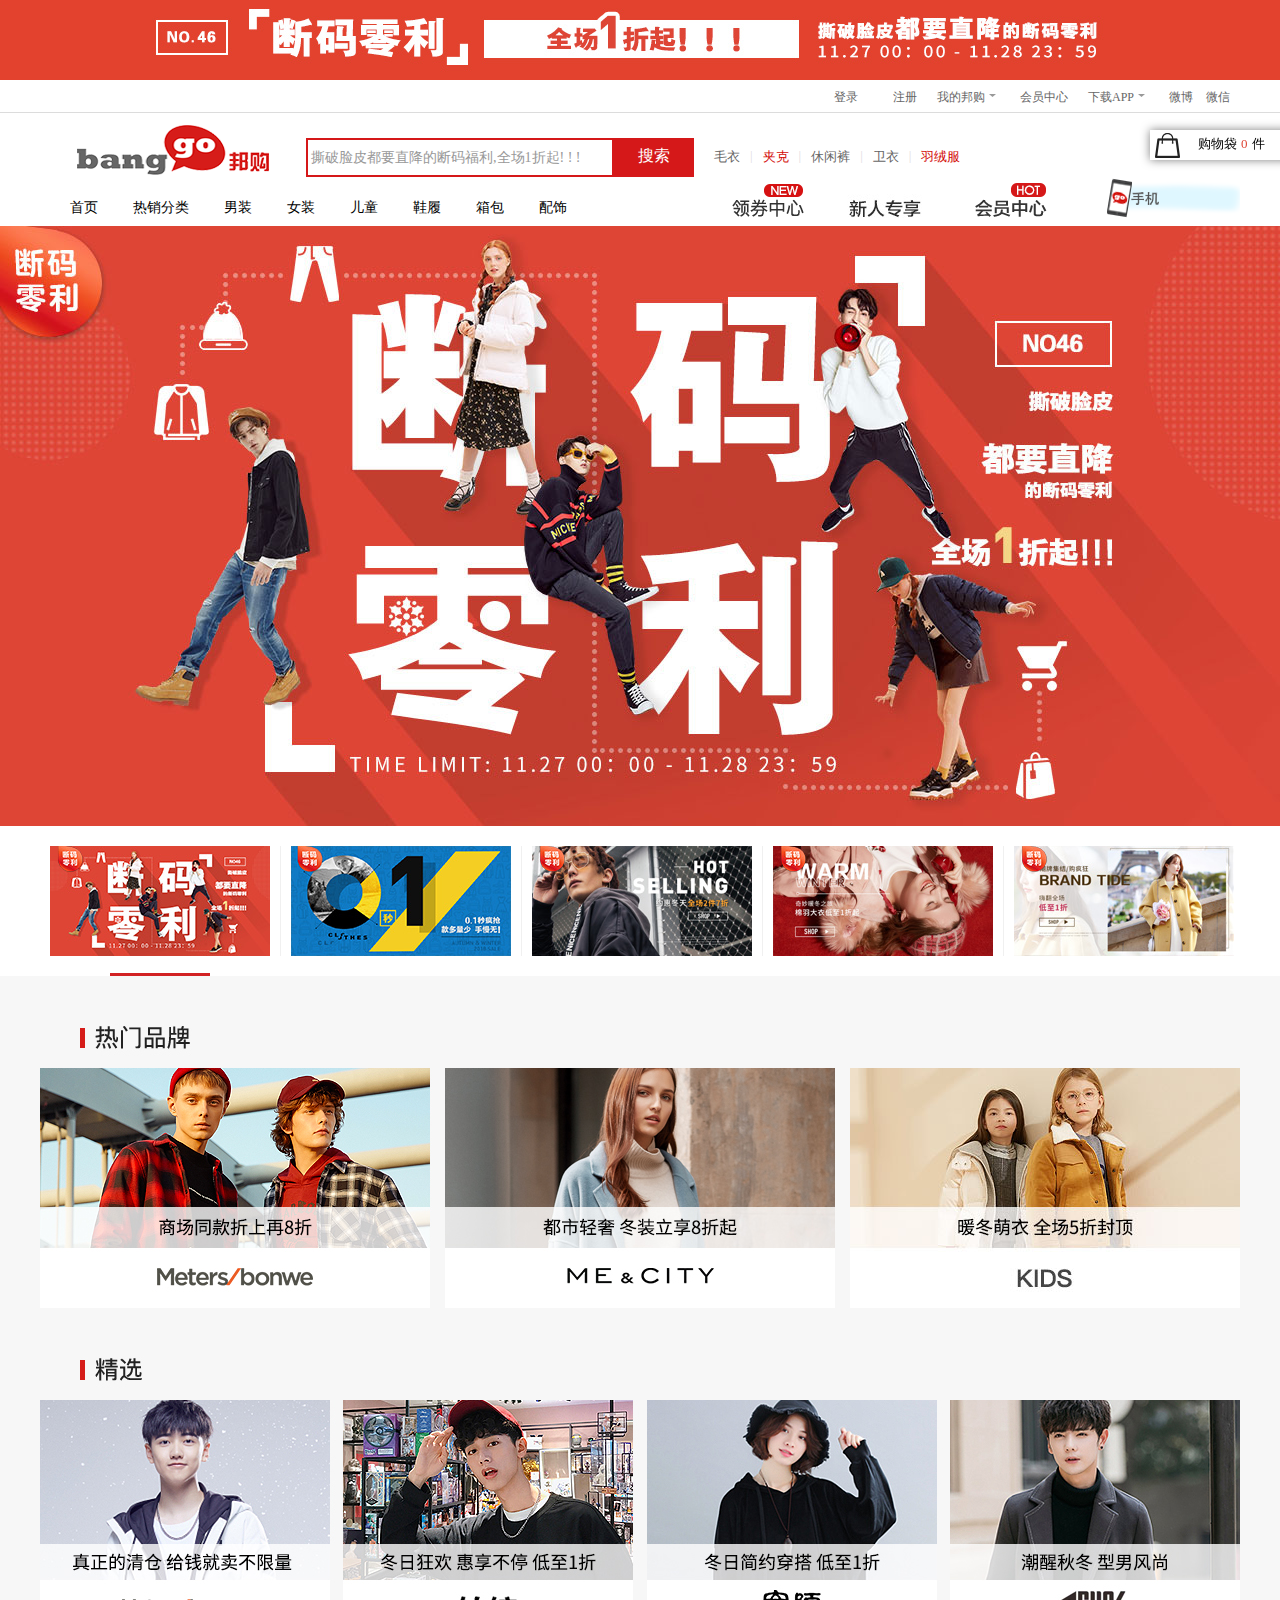
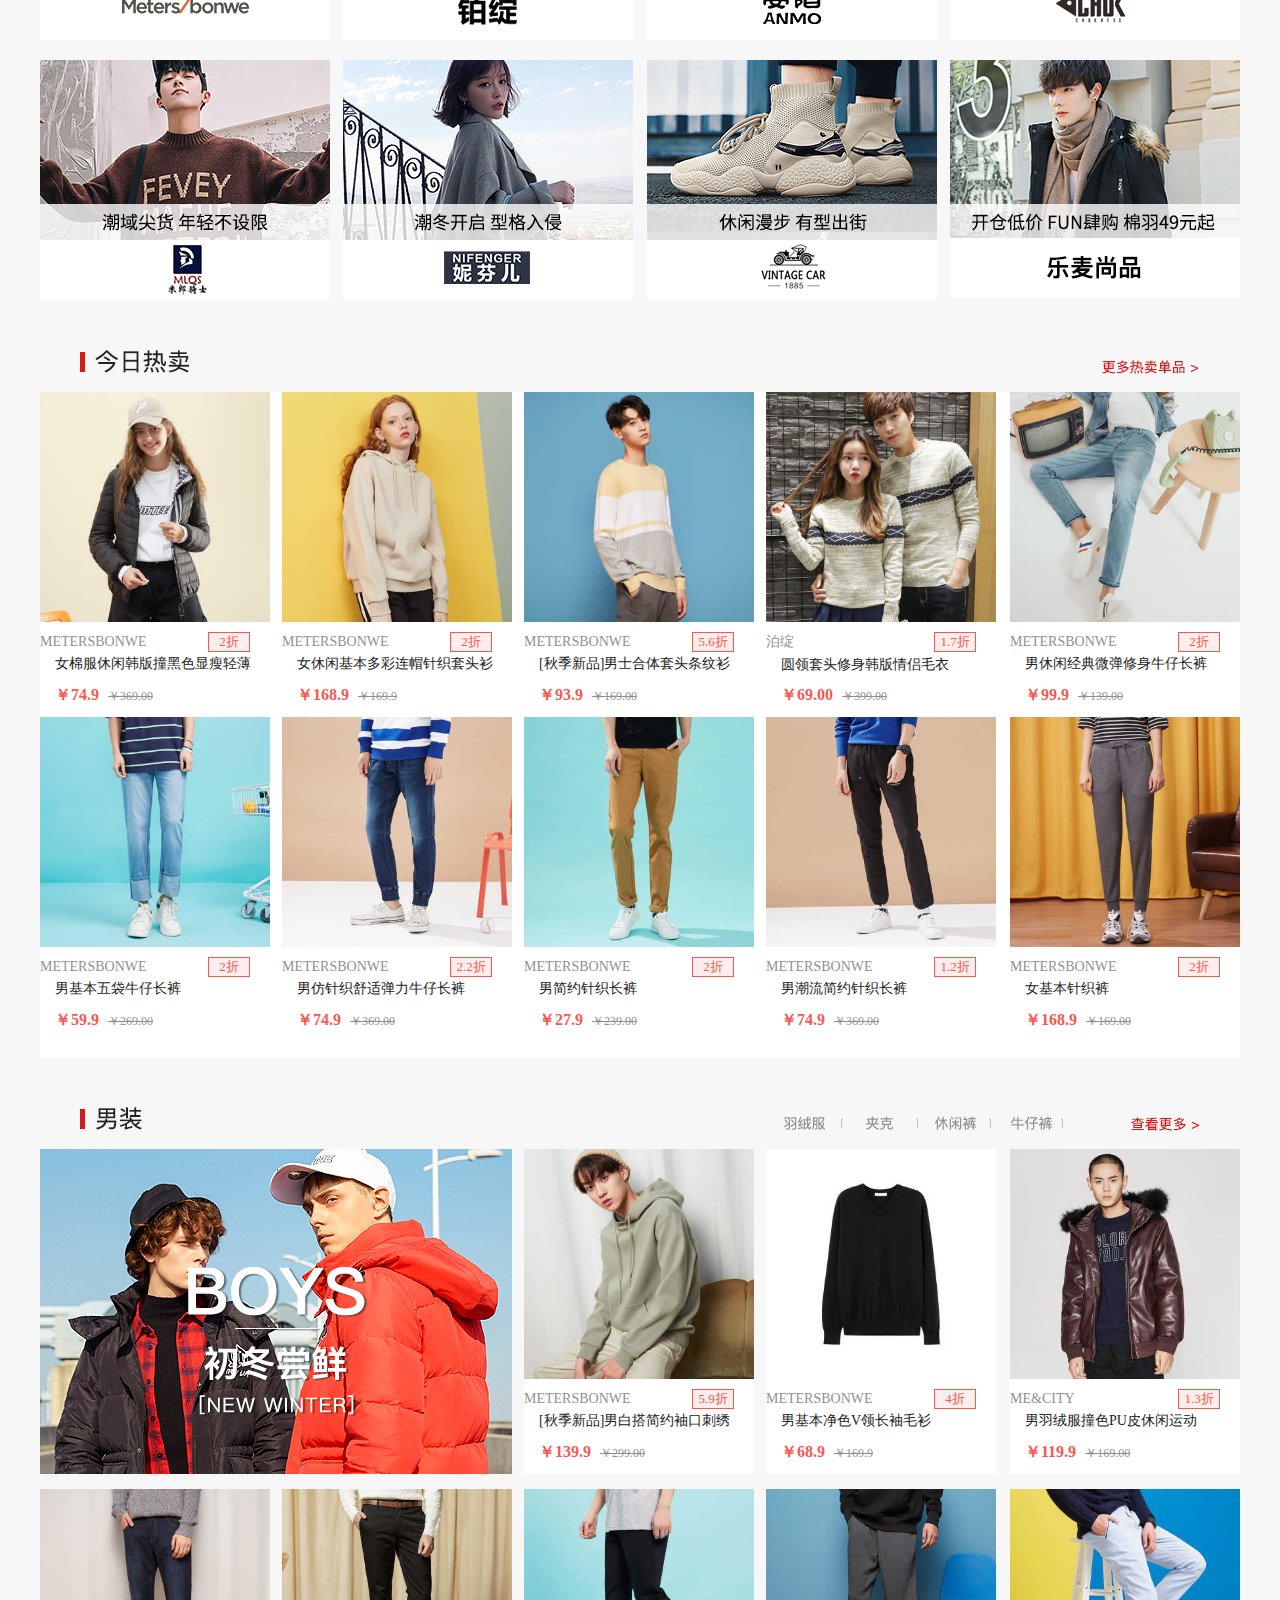
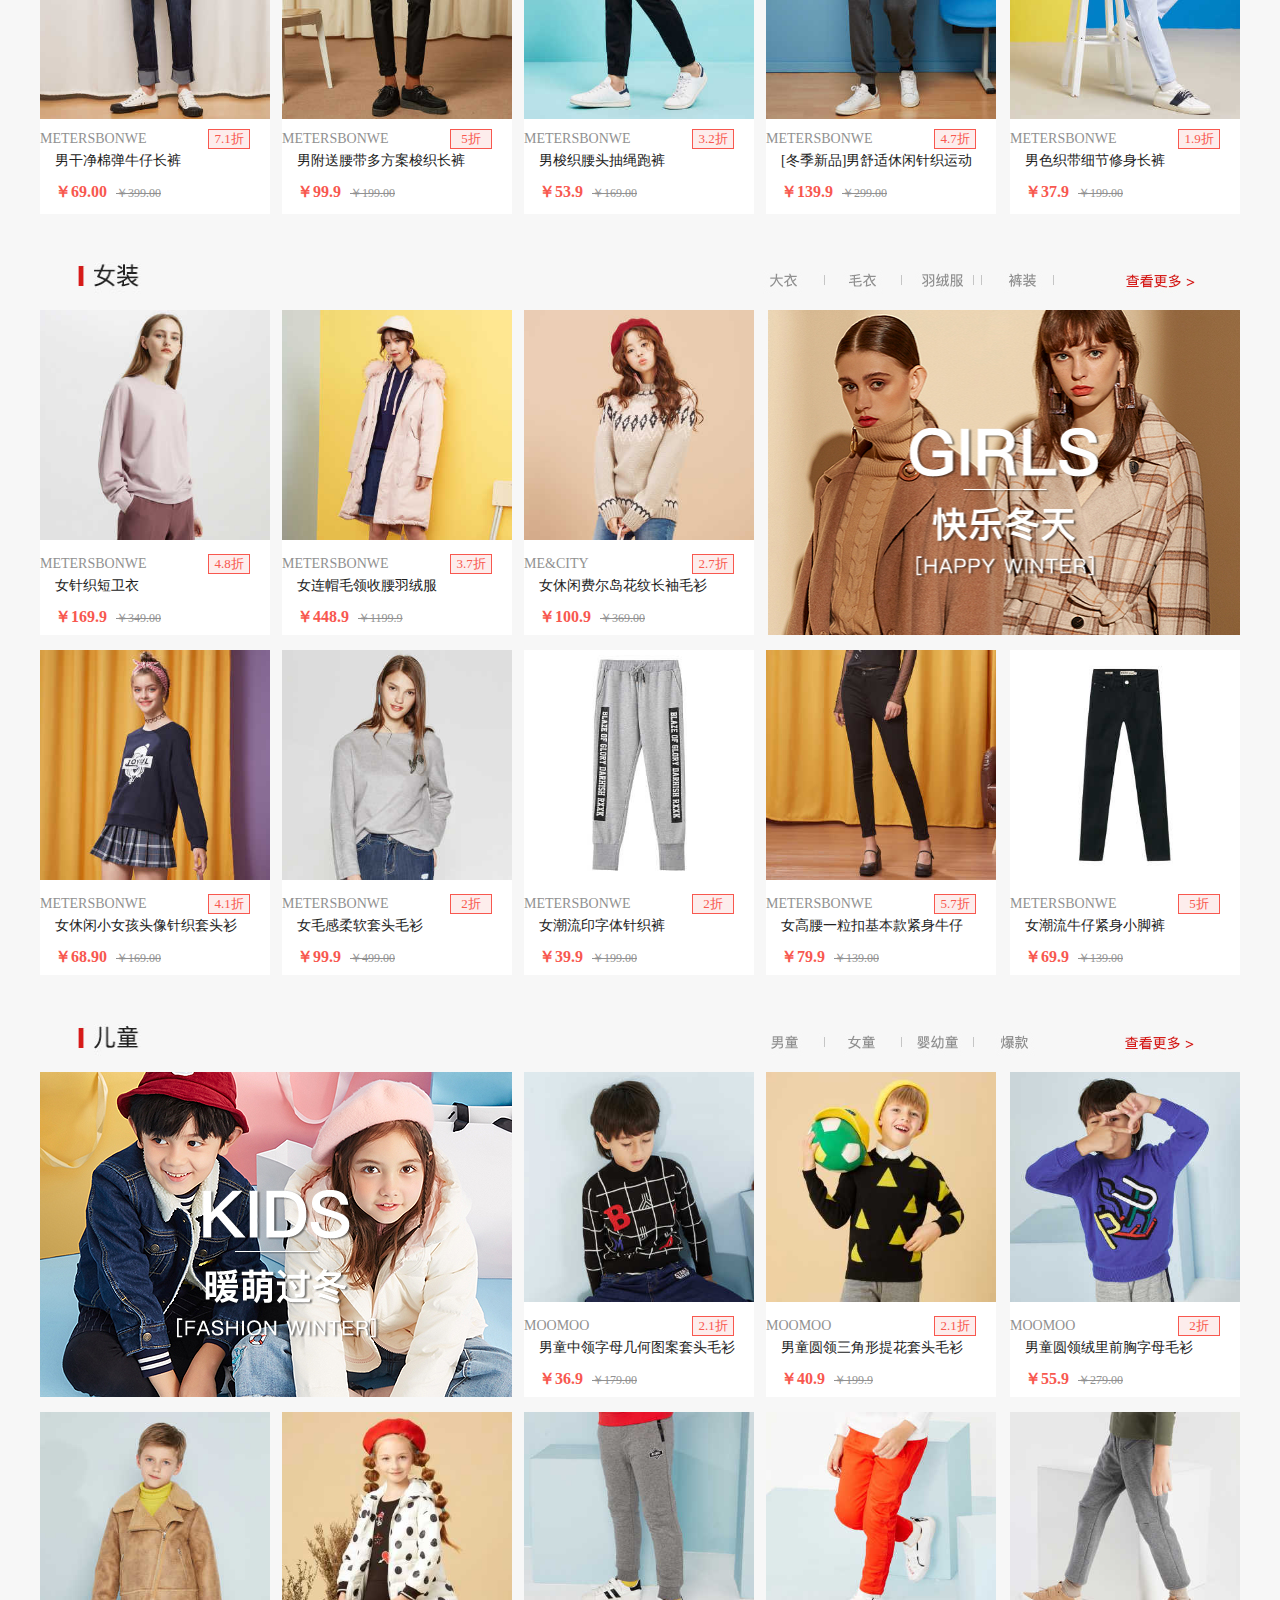
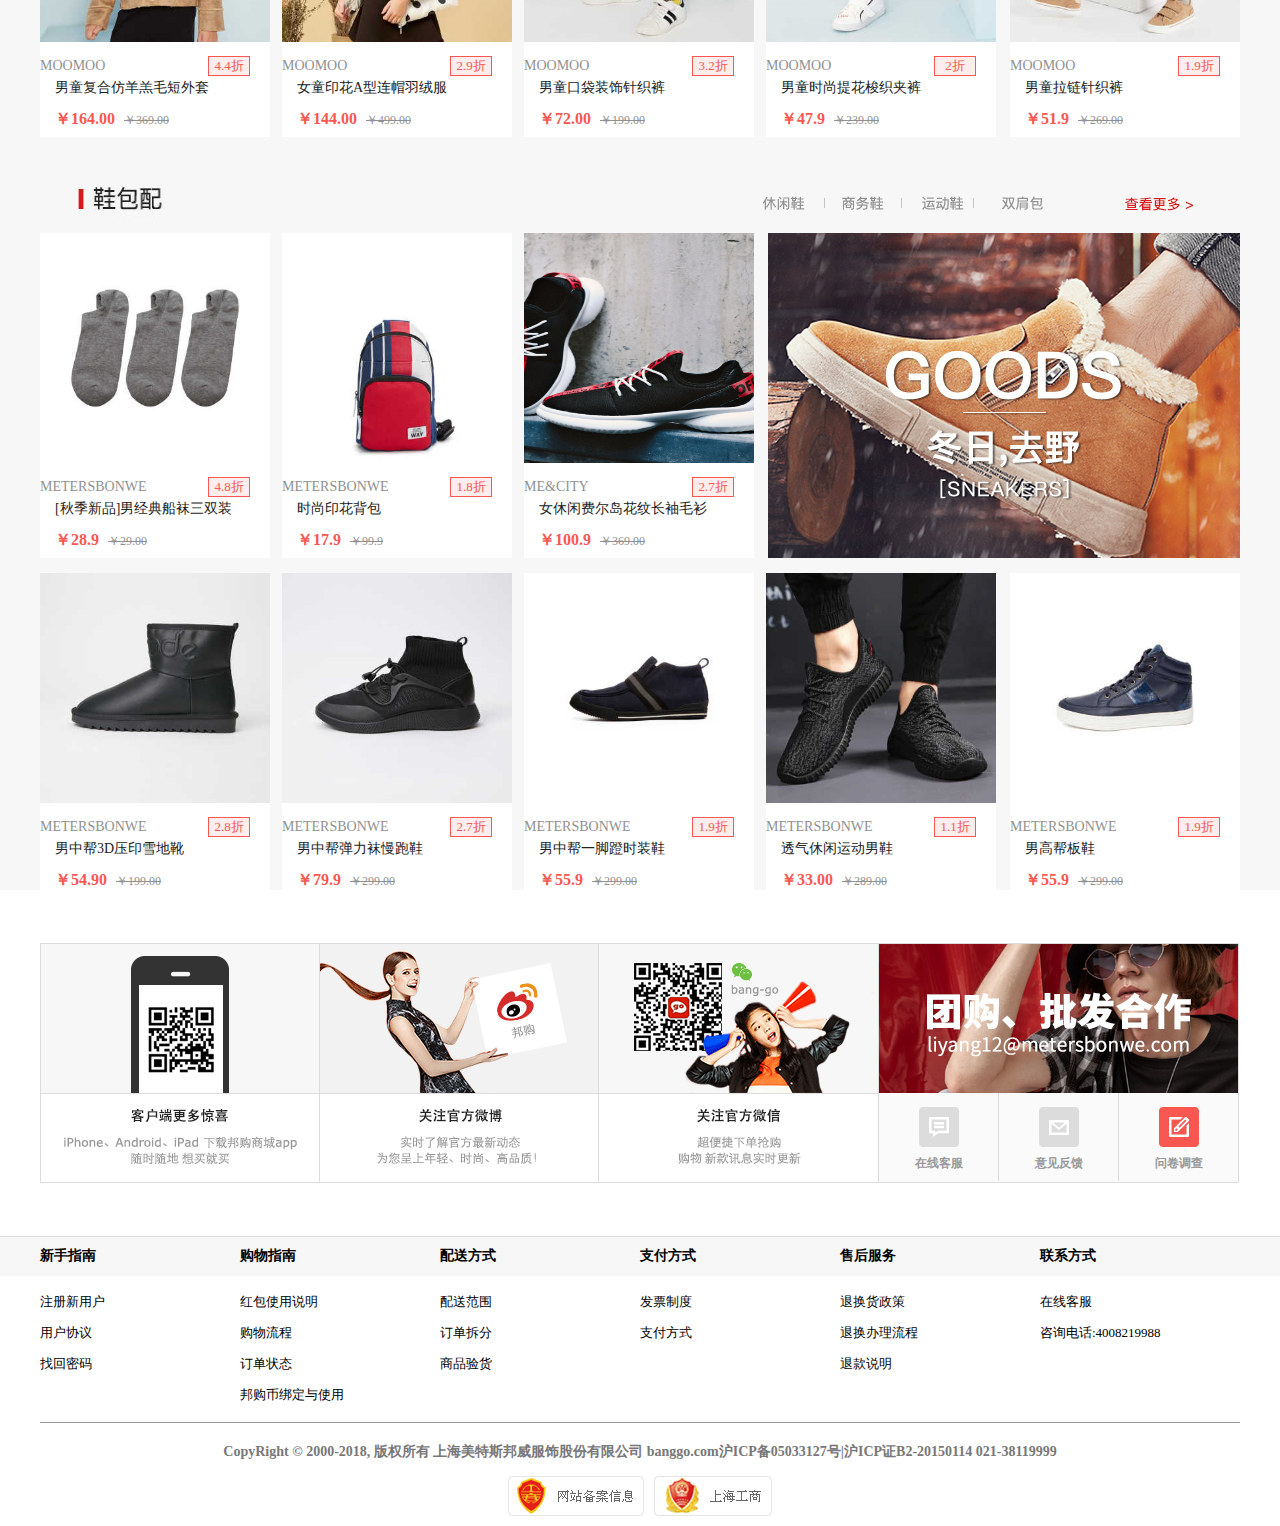
<file: banggo-project/index.html>
<!DOCTYPE html>
<html>
	<head>
		<meta charset="utf-8">
		<title></title>
		<link rel="stylesheet" href="css/style.css" />
		<link rel="stylesheet" href="css/public_head.css" />
		<link rel="stylesheet" href="css/public_foot.css" />
	</head>
	<body>
<!-- 最上方广告页 -->
<header>
	<img src="img/head_advertise.jpg" />
</header>
<!-- 右边标题导航栏 -->
<nav>
	<div class="nav_right">
	  <ul>
		<li class="login">
				<a href="login.html" class="loginmenu">
						登录
						<em></em>
				</a>
				<ol class="loginstyle">
						<a href="#">QQ账户登录</a>
						<a href="#">支付宝登录</a>
						<a href="#">微信账户登录</a>	
		         </ol>
		</li>
		
		<li>
			<a href="register.html">注册</a>
		</li>
		
				<li class="banggo_parent">
					<a href="#" class="mine_banggo">我的邦购<i></i>
									<em></em>
					</a>
				<ol class="bang_go">
						<a href="#">我的订单</a>
						<a href="#">我的积分</a>
						<a href="#">我的点赞</a>	
						<a href="#">收货地址</a>	
				</ol>
			
			</li>
			
			<li>
				<a href="#" class="center">会员中心
						<em></em>
				</a>
				
			</li>
			
			<li class="app_parent">
				<a href="#" class="app">下载APP<i></i>
					<em></em>
				</a>
					<ol class="img">
						<img src="img/downloadapp.png" />
			        </ol>
		    </li>  
					
					<li><a href="#" class="weibo">微博</a></li>
					<li class="weixin_parent">
						<a href="#" class="weixin">微信</a>
							<ol style="padding-left: 0;">
								<img src="img/downloadapp.png" />
							</ol>
						</li>
				</ul>
			</div>
</nav>
		<!-- 右边导航结束 -->
		<!-- 导航栏结束 -->
		
		<!-- logo部分开始 -->
		<div class="logo">
			<img src="img/logo2.png" />
		    <div class="input">
				<input type="text" style="height: 33px;"/>
				<span class="search">搜索</span>
				<p>撕破脸皮都要直降的断码福利,全场1折起! ! !</p>
			</div>
			
			<ul>
				<li>毛衣</li>
				<li>|</li>
				<li>夹克</li>
				<li>|</li>
				<li>休闲裤</li>
				<li>|</li>
				<li>卫衣</li>
				<li>|</li>
				<li>羽绒服</li>
			</ul>
			
			<div class="shoping">
				购物袋<span class="count">0</span>件
		    </div>
		</div>
		<!-- logo结束 -->
		
		<!-- logo下导航 -->
			<div class="title">
				<ul>
					<li><a href="#">首页</a></li>
					<li class="parent">
						<a href="#" class="sprate">热销分类</a>
						<ol class="hot">
							<li style="margin-right: 0;">
								<h3>男生热门</h3>
								<a href="#">短袖T恤</a>
								<a href="#">短袖衬衫</a>
								<a href="#">POLO</a>
								<a href="#">长袖衬衫</a>
								<a href="#">休闲中短裤</a>
								<a href="#">休闲长裤</a>
								<a href="#">牛仔裤</a>
								<a href="#">针织裤</a>
								<a href="#">内衣</a>
								<a href="#">箱包</a>
								<a href="#">鞋履</a>
								<a href="#">服饰</a>
							</li>
	
							<li style="margin-right:0 ;">
								<h3>女生热门</h3>
								<a href="#">短袖T恤</a>
								<a href="#">连衣裙</a>
								<a href="#">半身裙</a>
								<a href="#">休闲中短裤</a>
								<a href="#">牛仔中短裤</a>
								<a href="#">内衣</a>
								<a href="#">箱包</a>
								<a href="#">鞋履</a>
								<a href="#">配饰</a>
							</li>
							
							
							<li style="margin-right: 0;">
								<h3>儿童热门</h3>
								<a href="#">短袖T恤</a>
								<a href="#">套装</a>
								<a href="#">裙装</a>
								<a href="#">中短裤</a>
								<a href="#">衬衫</a>
								<a href="#">长裤</a>
								<a href="#">鞋包配</a>
								<a href="#">婴幼童</a>
								
							</li>
						</ol>
					</li>
					<li class="men_parent">
						<a href="#">男装</a>
						<ol class="clothes_man">
							<li style="margin-right: 0;">
								<h3>上装</h3>
								<a href="#">短袖T恤</a>
								<a href="#">POLO</a>
								<a href="#">长袖T恤</a>
								<a href="#">夹克</a>
								<a href="#">毛衣</a>
								<a href="#">衬衫</a>
								<a href="#">外套</a>
								<a href="#">西装</a>
							</li>
						
							<li style="margin-right:0 ;">
								<h3>下装</h3>
								<a href="#">休闲长裤</a>
								<a href="#">牛仔长裤</a>
								<a href="#">西裤</a>
								<a href="#">休闲中短裤</a>
								<a href="#">针织长裤</a>
								<a href="#">牛仔中短裤</a>
							</li>
							
							
							<li style="margin-right: 0;">
								<h3>内衣</h3>
								<a href="#">内衣下装</a>
								<a href="#">内衣套装</a>
								<a href="#">内衣上装</a>
								<a href="#">袜子</a>
								<a href="#">家居服</a>
								
							</li>
						</ol>
					</li>
					<li class="women_parent">
						<a href="#">女装</a>
						<ol class="clothes_woman">
							<li style="margin-right: 0;">
								<h3>上装</h3>
								<a href="#">短袖T恤</a>
								<a href="#">短袖衬衫</a>
								<a href="#">长袖T恤</a>
								<a href="#">长袖衬衫</a>
								<a href="#">夹克</a>
								<a href="#">毛衣</a>
								<a href="#">衬衫</a>
								<a href="#">卫衣</a>
							</li>
						
							<li style="margin-right:0 ;">
								<h3>下装</h3>
								<a href="#">短袖T恤</a>
								<a href="#">连衣裙</a>
								<a href="#">半身裙</a>
								<a href="#">内衣</a>
								<a href="#">箱包</a>
								<a href="#">鞋履</a>
								<a href="#">配饰</a>
							</li>
							
							
							<li style="margin-right: 0;">
								<h3>裙装</h3>
								<a href="#">连衣裙</a>
								<a href="#">半身裙</a>
							</li>
							
							<li style="margin-right: 0;">
								<h3>内衣</h3>
								<a href="#">内衣下装</a>
								<a href="#">内衣套装</a>
								<a href="#">内衣上装</a>
								<a href="#">袜子</a>
								<a href="#">家居服</a>
									
							</li>
						</ol>
					</li>
					<li class="child">
						<a href="#">儿童</a>
						<ol class="clothes_child">
							<li style="margin-right: 0;">
								<h3>上装</h3>
								<a href="#">短袖T恤</a>
								<a href="#">长袖T恤</a>
								<a href="#">衬衫</a>
								<a href="#">外套</a>
								<a href="#">毛衣</a>
								<a href="#">衬衫</a>
								<a href="#">卫衣</a>
								<a href="#">婴幼童</a>
							</li>
						
							<li style="margin-right:0 ;">
								<h3>下装</h3>
								<a href="#">长裤</a>
								<a href="#">中短裤</a>
								<a href="#">婴幼童</a>
							</li>
							
							
							<li style="margin-right: 0;">
								<h3>连身</h3>
								<a href="#">裙装</a>
								<a href="#">套装</a>
								<a href="#">连体衣</a>
							</li>
							
							<li style="margin-right: 0;">
								<h3>搭配</h3>
								<a href="#">鞋包配</a>
								<a href="#">内衣</a>
									
							</li>
						</ol>
					</li>
					<li class="shoes">
						<a href="#">鞋履</a>
						<ol class="clothes_shoes">
							<li style="margin-right: 0;">
								<h3>人气男鞋</h3>
								<a href="#">休闲鞋</a>
								<a href="#">运动鞋</a>
								<a href="#">商务鞋</a>
								<a href="#">凉鞋</a>
								<a href="#">拖鞋</a>
								<a href="#">帆布鞋</a>
								<a href="#">男靴</a>
							</li>
						
							<li style="margin-right:0 ;">
								<h3>人气女鞋</h3>
								<a href="#">休闲鞋</a>
								<a href="#">运动鞋</a>
								<a href="#">商务鞋</a>
								<a href="#">凉鞋</a>
								<a href="#">拖鞋</a>
								<a href="#">帆布鞋</a>
								<a href="#">靴子</a>
							</li>
						</ol>
					</li>
					<li class="box">
						<a href="#">箱包</a>
						<ol class="clothes_box">
							<li style="margin-right: 0;">
								<h3>品质男包</h3>
								<a href="#">双肩包</a>
								<a href="#">斜挎包</a>
								<a href="#">手拿包</a>
								<a href="#">拉杆箱</a>
								<a href="#">胸包</a>
								<a href="#">手提包</a>
								<a href="#">单肩包</a>
							</li>
						
							<li style="margin-right:0 ;">
								<h3>潮流女包</h3>
								<a href="#">双肩包</a>
								<a href="#">斜挎包</a>
								<a href="#">钱包</a>
								<a href="#">单肩包</a>
								<a href="#">手提包</a>
								<a href="#">单肩包</a>
								<a href="#">双肩包</a>
								<a href="#">其他包</a>
							</li>
						</ol>
					</li>
					<li class="shipin">
						<a href="#">配饰</a>
						<ol class="clothes_shipin">
							<li style="margin-right: 0;">
								<h3>男配饰</h3>
								<a href="#">腰带/皮带</a>
								<a href="#">围巾</a>
								<a href="#">帽子</a>
								<a href="#">手套</a>
								<a href="#">其他配饰</a>
							</li>
						
							<li style="margin-right:0 ;">
								<h3>女配饰</h3>
								<a href="#">腰带</a>
								<a href="#">围巾/丝巾/披肩</a>
								<a href="#">帽子</a>
								<a href="#">手套</a>
							</li>
						</ol>
					</li>
				</ul>
				<div class="photo">
					<img src="img/lqzx-pc.png" />
					<img src="img/80403xrzx.jpg" />
					<img src="img/zhongxin.png" />
					<img src="img/mobilegai.gif" />
				</div>	
			</div>
	<!-- logo下导航结束 -->
		
		<!-- banner轮播图 -->
		<section>
			<div class="lunbotu">
			<ul class="banner">
				<li style="z-index: 999;"></li>
				<li></li>
				<li></li>
				<li></li>
				<li></li>
			</ul>
			
			<ul class="index">
				<li class="line"><img src="img/pc_181127sl_01.jpg" /></li>
				<li><img src="img/pc_181127sl_02.jpg" /></li>
				<li><img src="img/pc_181127sl_03.jpg" /></li>
				<li><img src="img/pc_181127sl_04.jpg" /></li>
				<li><img src="img/pc_181127sl_05.jpg" /></li>
			</ul>
		</div>
		</section>
		<!-- 轮播图结束 -->
		
		<!-- 热门品牌 -->
	<div class="background">
		<div class="hot_brand">
			<img src="img/80319rrr_01.jpg" />
			<img src="img/rmpq-1.jpg" />
			<img src="img/rmpq-2.jpg" />
			<img src="img/rmpq-3.jpg" />
		</div>
		
		<!-- 精选 -->
		<div class="special">
			<img src="img/2018jx_01.jpg" />
			<img src="img/mbqcpc_jx.jpg" />
			<img src="img/rmpq-4.jpg" />
			<img src="img/rmpq-5.jpg" />
			<img src="img/rmpq-6.jpg" />
			<img src="img/rmpq-7.jpg" />
			<img src="img/rmpq-8.jpg" />
			<img src="img/asadfsgnng.jpg" />
			<img src="img/rmpq-10.jpg" />
		</div>
		
		<!-- 今日热卖 -->
		
		<div class="today">
			<a href="#" class="right_top"></a>
			<img src="img/80319jrtm.jpg" />
			<ul class="list">
				
			</ul>
		</div>
		
		<!-- 潮流男装 -->
		
		<div class="fashion_man">
			<a href="#" class="first"><img src="img/80319bdh_01.jpg" /></a>
			<a href="#">
				<img src="img/nl-2.jpg" />
        <img src="img/nl-3.jpg" />
				<img src="img/pc_180823lc_03.jpg" />
				<img src="img/pc_180823lc_04.jpg" />
				<img src="img/80319bdh_06.jpg" />
			</a>	
			<ul class="list1">
					
					
			</ul>
		</div>
		
		<!-- 潮流女装 -->
    <div class="fashion_woman">
		  <a href="#"><img src="img/80319gsdh_01.jpg" class="width"/></a>	
			
			<a href="#"><img src="img/pc_181016lc_07.jpg" /></a>
			<a href="#"><img src="img/vl-3.jpg" /></a>
			<a href="#"><img src="img/vl-4.jpg" /></a>
			<a href="#"><img src="img/pc_181016lc_09.jpg" /></a>
			<a href="#"><img src="img/80319bdh_06.jpg" /> </a>

			<ul class="list_woman">
	
			</ul>
		</div>
				
				
		<!-- 儿童 -->
	<div class="children">
	      <a href="#"><img src="img/80319tdh_01.jpg" class="width"/></a>
	      				
	      <a href="#"><img src="img/80319tdh_02.jpg" /></a>
	      <a href="#">
			 <img src="img/80319tdh_03.jpg"/>
			  </a>
	      <a href="#"><img src="img/80319tdh_04.jpg" /></a>
	      <a href="#"><img src="img/80319tdh_05.jpg" /></a>
	      <a href="#"><img src="img/80319gsdh_06.jpg" /></a>
	      					
		  <ul class="children_list">
		  		
		  		
		  </ul>
	</div>

       <!-- 鞋包配 -->
	   
	   <div class="shoes_bag">
		   <a href="#"><img src="img/80319xbb_01.jpg" class="width" /></a>
		   <a href="#"><img src="img/pc_181016lc_13.jpg" /> </a>
		   <a href="#"><img src="img/pc_181016lc_14.jpg" /> </a>
           <a href="#"><img src="img/pc_181016lc_15.jpg" /> </a>
           <a href="#"><img src="img/pc_181016lc_16.jpg" /> </a>
	       <a href="#"><img src="img/80319bdh_06.jpg" /> </a>
		   
		   <ul class="bag_list">  
		   </ul>
	   </div>
</div>	
		
		
		<!-- 底部内容 -->
		<hgroup>
			<div class="foot">
				<ul>
					<li><img src="img/zyshare01.png" /> </li>
					<li><img src="img/zyshare02.png" /> </li>
					<li><img src="img/zyshare03.png" /> </li>
				</ul>
				<div>
					<img src="img/hezuo.jpg" />
					
					<ol>
						<li>
							<img src="img/indexonline.png" />
							<p>在线客服</p>
						</li>
						<li>
							<img src="img/indexopinion.png" />
							<p>意见反馈</p>
						</li>
						<li>
							<img src="img/indexsurvey.png" />
						 <p>问卷调查</p>
						</li>
					</ol>
					
				</div>
			</div>
		</hgroup>
		
		<!-- 联系方式 -->
		<article>
			<div class="contact">
				<dl>
					<dt>新手指南</dt>
					<dd>注册新用户</dd>
					<dd>用户协议</dd>
					<dd>找回密码</dd>
				</dl>
				
				<dl>
					<dt>购物指南</dt>
					<dd>红包使用说明</dd>
					<dd>购物流程</dd>
					<dd>订单状态</dd>
					<dd>邦购币绑定与使用</dd>
				</dl>
				
				<dl>
					<dt>配送方式</dt>
					<dd>配送范围</dd>
					<dd>订单拆分</dd>
					<dd>商品验货</dd>
				</dl>
				
				<dl>
					<dt>支付方式</dt>
					<dd>发票制度</dd>
					<dd>支付方式</dd>

				</dl>
				
				<dl>
					<dt>售后服务</dt>
					<dd>退换货政策</dd>
					<dd>退换办理流程</dd>
					<dd>退款说明</dd>
				</dl>
				
				<dl>
					<dt>联系方式</dt>
					<dd>在线客服</dd>
					<dd>咨询电话:4008219988</dd>
				</dl>

			</div>
			
			<div class="sign">
				<p>CopyRight © 2000-2018, 版权所有&nbsp;上海美特斯邦威服饰股份有限公司 banggo.com沪ICP备05033127号|沪ICP证B2-20150114 021-38119999</p>
				<img src="img/lz_beian_h40.png" />
				<img src="img/lz_shgs_h40.png" />
			</div>
		</article>
		
		
		
		
		
	</body>
</html>
<script src="js/jquery.min.1.js"></script>
<script src="js/index_page.js"></script>
</file>
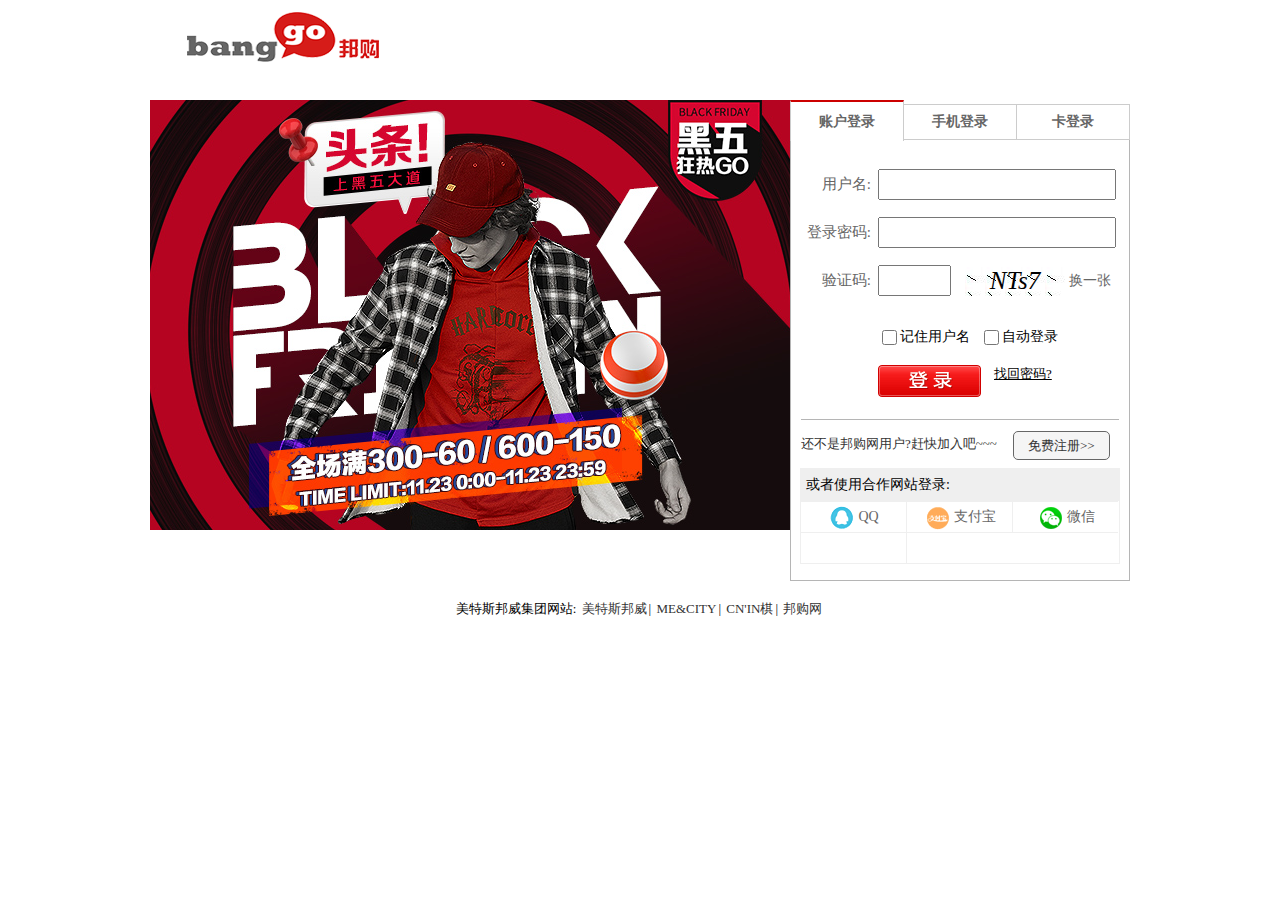
<file: banggo-project/login.html>
<!DOCTYPE html>
<html>
	<head>
		<meta charset="utf-8">
		<title></title>
		<link rel="stylesheet" href="css/login.css"/>
	</head>
	<body>
		<header>
			<img src="img/logo2.png" />
		</header>
		
		<div class="main">
			<!-- 登录左边的图片 -->
			<div class="login_banner">
				<img src="img/login_banner.jpg" />
			</div>
			<!-- 登录主要内容 -->
			<div class="login">
				<!-- 登录标题 -->
				<div class="title">
					<ul>
						<li class="active">账户登录</li>
						<li>手机登录</li>
						<li>卡登录</li>
					</ul>
				</div>
				<!-- 标题结束 -->
				<div class="out">
				<div class="content">
					<div>
						<span class="user">用户名:</span>
                        <input type="text" class="focus username"/>
						<h6 class="inner">请输入用户名</h6>
					</div>
					    
					<div>
						<span class="pwd">登录密码:</span>
						<input type="text" class="focus password"/>
					    <h6>请输入密码</h6>
					</div> 
					<div>
						<span>验证码:</span>
						<input type="text" class="focus checkcode"/>
						<h6>请输入验证码</h6>
						<em class="check"></em>
					    <a href="#" class="change">换一张</a> 
					</div>	
					<div><span></span>
						 <input type="checkbox" />记住用户名 &nbsp;
					     <input type="checkbox" />自动登录
					</div>
					<div>
						<span></span>
						<i id="btn"></i><a href="">找回密码?</a>
					</div>
				</div>
				<!--尾部内容-->
				<div class="bottom">
					<span>还不是邦购网用户?赶快加入吧~~~</span><p id="res">免费注册>></p>
				</div>
				
				<div class="connect">
					<span>或者使用合作网站登录:</span>
					<ul>
						<li><a href="#"><em></em>QQ</a></li>
						<li><a href="#"><em></em>支付宝</a></li>
						<li><a href="#"><em></em>微信</a></li>
						<li></li>
					</ul>
				</div>
				<!-- 外边框 -->
			</div>
		</div>
		</div>
		
		
		<!-- 标语 -->
		<div class="sign">
			<span>美特斯邦威集团网站:</span>
			<a href="">美特斯邦威</a>|
			<a href="">ME&CITY</a>|
			<a href="">CN'IN棋</a>|
			<a href="">邦购网</a>
		</div>
	</body>
</html>
<script src="js/jquery.min.1.js"></script>
<script src="js/login.js"></script>
</file>
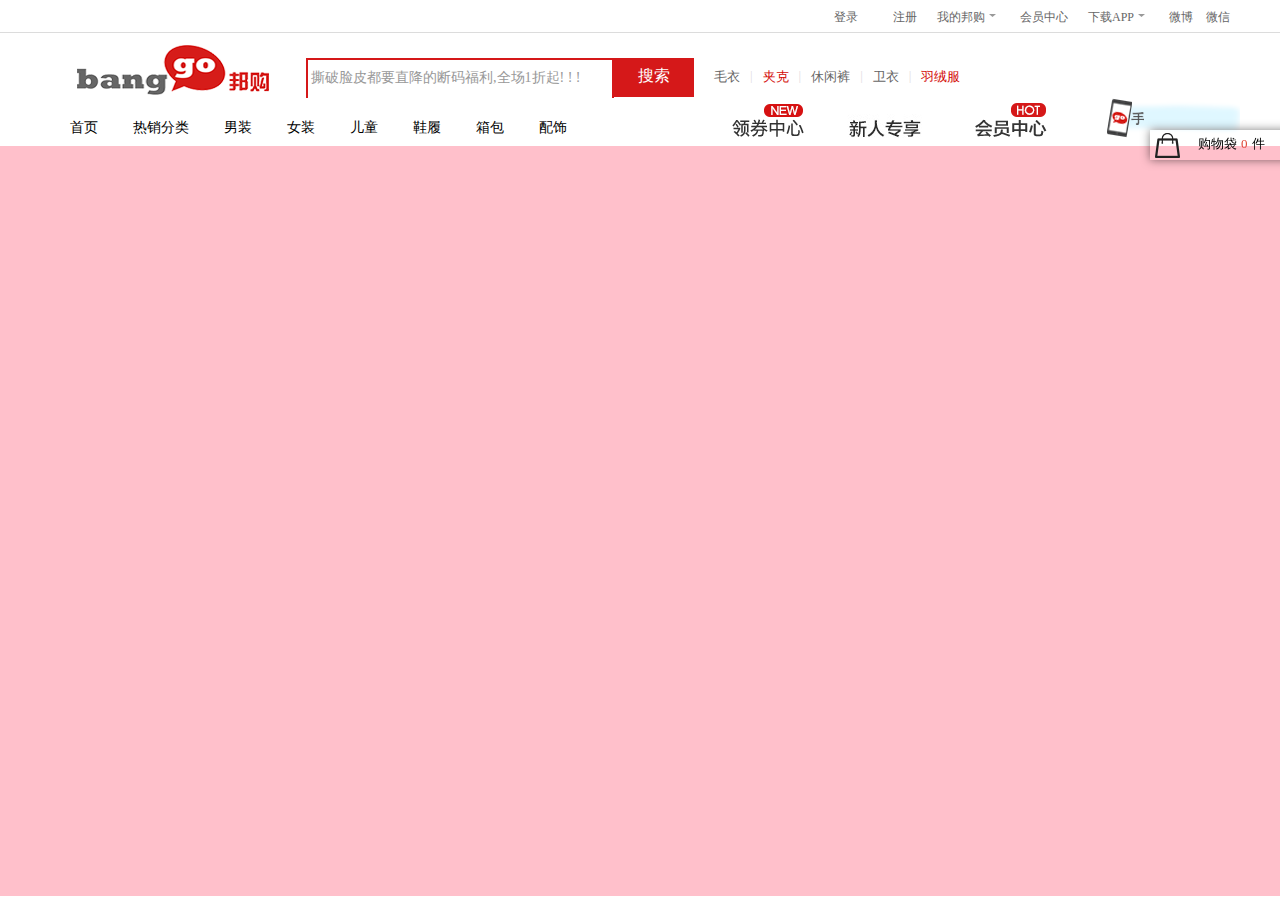
<file: banggo-project/public_head.html>
<!DOCTYPE html>
<html>
	<head>
		<meta charset="utf-8">
		<title></title>
		<link rel="stylesheet" href="css/public_head.css" />
	</head>
	<body>
		<!-- 右边标题导航栏 -->
		<nav>
			<div class="nav_right">
					<ul>
							<li class="login">
									<a href="" class="loginmenu">
											登录
											<em></em>
									</a>
									<ol class="loginstyle">
											<a href="#">QQ账户登录</a>
											<a href="#">支付宝登录</a>
											<a href="#">微信账户登录</a>	
									</ol>
							</li>
							
							<li>
								<a href="#">注册</a>
							</li>
							
							<li class="banggo_parent">
								<a href="#" class="mine_banggo">我的邦购<i></i>
								  <em></em>
								</a>
								<ol class="bang_go">
										<a href="#">我的订单</a>
										<a href="#">我的积分</a>
										<a href="#">我的点赞</a>	
										<a href="#">收货地址</a>	
								</ol>
							
							</li>
							
							<li>
								<a href="#" class="center">会员中心
								    <em></em>
								</a>
								
							</li>
							
							<li class="app_parent">
								<a href="#" class="app">下载APP<i></i>
								   <em></em>
								</a>
								  <ol class="img">
									    <img src="img/downloadapp.png" />
								  </ol>
								</li>
							
							<li><a href="#" class="weibo">微博</a></li>
							<li class="weixin_parent">
								<a href="#" class="weixin">微信</a>
								  <ol style="padding-left: 0;">
										<img src="img/downloadapp.png" />
									</ol>
								</li>
						</ul>
					</div>
		</nav>
		<!-- 右边导航结束 -->
		
		<!-- logo部分 -->
			<div class="logo">
				<img src="img/logo2.png" />
				<div class="input">
					<input type="text" />
					<span class="search">搜索</span>
					<p>撕破脸皮都要直降的断码福利,全场1折起! ! !</p>
				</div>
				
				<ul>
					<li>毛衣</li>
					<li>|</li>
					<li>夹克</li>
					<li>|</li>
					<li>休闲裤</li>
					<li>|</li>
					<li>卫衣</li>
					<li>|</li>
					<li>羽绒服</li>
				</ul>
				
				<div class="shoping">
					购物袋<span class="count">0</span>件
				</div>
			</div>
			<!-- logo结束 -->
			
			<!-- logo下导航 -->
			<div class="title">
				<ul>
					<li><a href="#">首页</a></li>
					<li class="parent">
						<a href="#" class="sprate">热销分类</a>
						 <ol class="hot">
							 <li style="margin-right: 0;">
								 <h3>男生热门</h3>
								 <a href="#">短袖T恤</a>
								 <a href="#">短袖衬衫</a>
								 <a href="#">POLO</a>
								 <a href="#">长袖衬衫</a>
								 <a href="#">休闲中短裤</a>
								 <a href="#">休闲长裤</a>
								 <a href="#">牛仔裤</a>
								 <a href="#">针织裤</a>
								 <a href="#">内衣</a>
								 <a href="#">箱包</a>
								 <a href="#">鞋履</a>
								 <a href="#">服饰</a>
							 </li>
	
							 <li style="margin-right:0 ;">
								 <h3>女生热门</h3>
								 <a href="#">短袖T恤</a>
								 <a href="#">连衣裙</a>
								 <a href="#">半身裙</a>
								 <a href="#">休闲中短裤</a>
								 <a href="#">牛仔中短裤</a>
								 <a href="#">内衣</a>
								 <a href="#">箱包</a>
								 <a href="#">鞋履</a>
								 <a href="#">配饰</a>
							 </li>
							 
							 
							 <li style="margin-right: 0;">
								<h3>儿童热门</h3>
								<a href="#">短袖T恤</a>
								<a href="#">套装</a>
								<a href="#">裙装</a>
								<a href="#">中短裤</a>
								<a href="#">衬衫</a>
								<a href="#">长裤</a>
								<a href="#">鞋包配</a>
								<a href="#">婴幼童</a>
								
							 </li>
						 </ol>
					</li>
					<li class="men_parent">
						<a href="#">男装</a>
						<ol class="clothes_man">
							<li style="margin-right: 0;">
								<h3>上装</h3>
								<a href="#">短袖T恤</a>
								<a href="#">POLO</a>
								<a href="#">长袖T恤</a>
								<a href="#">夹克</a>
								<a href="#">毛衣</a>
								<a href="#">衬衫</a>
								<a href="#">外套</a>
								<a href="#">西装</a>
							</li>
						
							<li style="margin-right:0 ;">
								<h3>下装</h3>
								<a href="#">休闲长裤</a>
								<a href="#">牛仔长裤</a>
								<a href="#">西裤</a>
								<a href="#">休闲中短裤</a>
								<a href="#">针织长裤</a>
								<a href="#">牛仔中短裤</a>
							</li>
							
							
							<li style="margin-right: 0;">
								<h3>内衣</h3>
								<a href="#">内衣下装</a>
								<a href="#">内衣套装</a>
								<a href="#">内衣上装</a>
								<a href="#">袜子</a>
								<a href="#">家居服</a>
								
							</li>
						</ol>
					</li>
					<li class="women_parent">
						<a href="#">女装</a>
						<ol class="clothes_woman">
							<li style="margin-right: 0;">
								<h3>上装</h3>
								<a href="#">短袖T恤</a>
								<a href="#">短袖衬衫</a>
								<a href="#">长袖T恤</a>
								<a href="#">长袖衬衫</a>
								<a href="#">夹克</a>
								<a href="#">毛衣</a>
								<a href="#">衬衫</a>
								<a href="#">卫衣</a>
							</li>
						
							<li style="margin-right:0 ;">
								<h3>下装</h3>
								<a href="#">短袖T恤</a>
								<a href="#">连衣裙</a>
								<a href="#">半身裙</a>
								<a href="#">内衣</a>
								<a href="#">箱包</a>
								<a href="#">鞋履</a>
								<a href="#">配饰</a>
							</li>
							
							
							<li style="margin-right: 0;">
								<h3>裙装</h3>
								<a href="#">连衣裙</a>
								<a href="#">半身裙</a>
							</li>
							
							<li style="margin-right: 0;">
								<h3>内衣</h3>
							  <a href="#">内衣下装</a>
							  <a href="#">内衣套装</a>
							  <a href="#">内衣上装</a>
							  <a href="#">袜子</a>
							  <a href="#">家居服</a>
							  	
							</li>
						</ol>
					</li>
					<li class="child">
						<a href="#">儿童</a>
						<ol class="clothes_child">
							<li style="margin-right: 0;">
								<h3>上装</h3>
								<a href="#">短袖T恤</a>
								<a href="#">长袖T恤</a>
								<a href="#">衬衫</a>
								<a href="#">外套</a>
								<a href="#">毛衣</a>
								<a href="#">衬衫</a>
								<a href="#">卫衣</a>
								<a href="#">婴幼童</a>
							</li>
						
							<li style="margin-right:0 ;">
								<h3>下装</h3>
								<a href="#">长裤</a>
								<a href="#">中短裤</a>
								<a href="#">婴幼童</a>
							</li>
							
							
							<li style="margin-right: 0;">
								<h3>连身</h3>
								<a href="#">裙装</a>
								<a href="#">套装</a>
								<a href="#">连体衣</a>
							</li>
							
							<li style="margin-right: 0;">
								<h3>搭配</h3>
								<a href="#">鞋包配</a>
								<a href="#">内衣</a>
									
							</li>
						</ol>
					</li>
					<li class="shoes">
						<a href="#">鞋履</a>
						<ol class="clothes_shoes">
							<li style="margin-right: 0;">
								<h3>人气男鞋</h3>
								<a href="#">休闲鞋</a>
								<a href="#">运动鞋</a>
								<a href="#">商务鞋</a>
								<a href="#">凉鞋</a>
								<a href="#">拖鞋</a>
								<a href="#">帆布鞋</a>
								<a href="#">男靴</a>
							</li>
						
							<li style="margin-right:0 ;">
								<h3>人气女鞋</h3>
						    <a href="#">休闲鞋</a>
						    <a href="#">运动鞋</a>
						    <a href="#">商务鞋</a>
						    <a href="#">凉鞋</a>
						    <a href="#">拖鞋</a>
						    <a href="#">帆布鞋</a>
						    <a href="#">靴子</a>
							</li>
						</ol>
					</li>
					<li class="box">
						<a href="#">箱包</a>
						<ol class="clothes_box">
							<li style="margin-right: 0;">
								<h3>品质男包</h3>
								<a href="#">双肩包</a>
								<a href="#">斜挎包</a>
								<a href="#">手拿包</a>
								<a href="#">拉杆箱</a>
								<a href="#">胸包</a>
								<a href="#">手提包</a>
								<a href="#">单肩包</a>
							</li>
						
							<li style="margin-right:0 ;">
								<h3>潮流女包</h3>
							  <a href="#">双肩包</a>
							  <a href="#">斜挎包</a>
							  <a href="#">钱包</a>
							  <a href="#">单肩包</a>
							  <a href="#">手提包</a>
							  <a href="#">单肩包</a>
								<a href="#">双肩包</a>
								<a href="#">其他包</a>
							</li>
						</ol>
					</li>
					<li class="shipin">
						<a href="#">配饰</a>
						<ol class="clothes_shipin">
							<li style="margin-right: 0;">
								<h3>男配饰</h3>
								<a href="#">腰带/皮带</a>
								<a href="#">围巾</a>
								<a href="#">帽子</a>
								<a href="#">手套</a>
								<a href="#">其他配饰</a>
							</li>
						
							<li style="margin-right:0 ;">
								<h3>女配饰</h3>
								<a href="#">腰带</a>
								<a href="#">围巾/丝巾/披肩</a>
								<a href="#">帽子</a>
								<a href="#">手套</a>
							</li>
						</ol>
					</li>
				</ul>
				<div class="photo">
					<img src="img/lqzx-pc.png" />
					<img src="img/80403xrzx.jpg" />
					<img src="img/zhongxin.png" />
					<img src="img/mobilegai.gif" />
				</div>	
			</div>
		<!-- logo下导航结束 -->
		
		
		<div class="h"></div>
	</body>
</html>
<script src="js/jquery.min.1.js"></script>
</file>
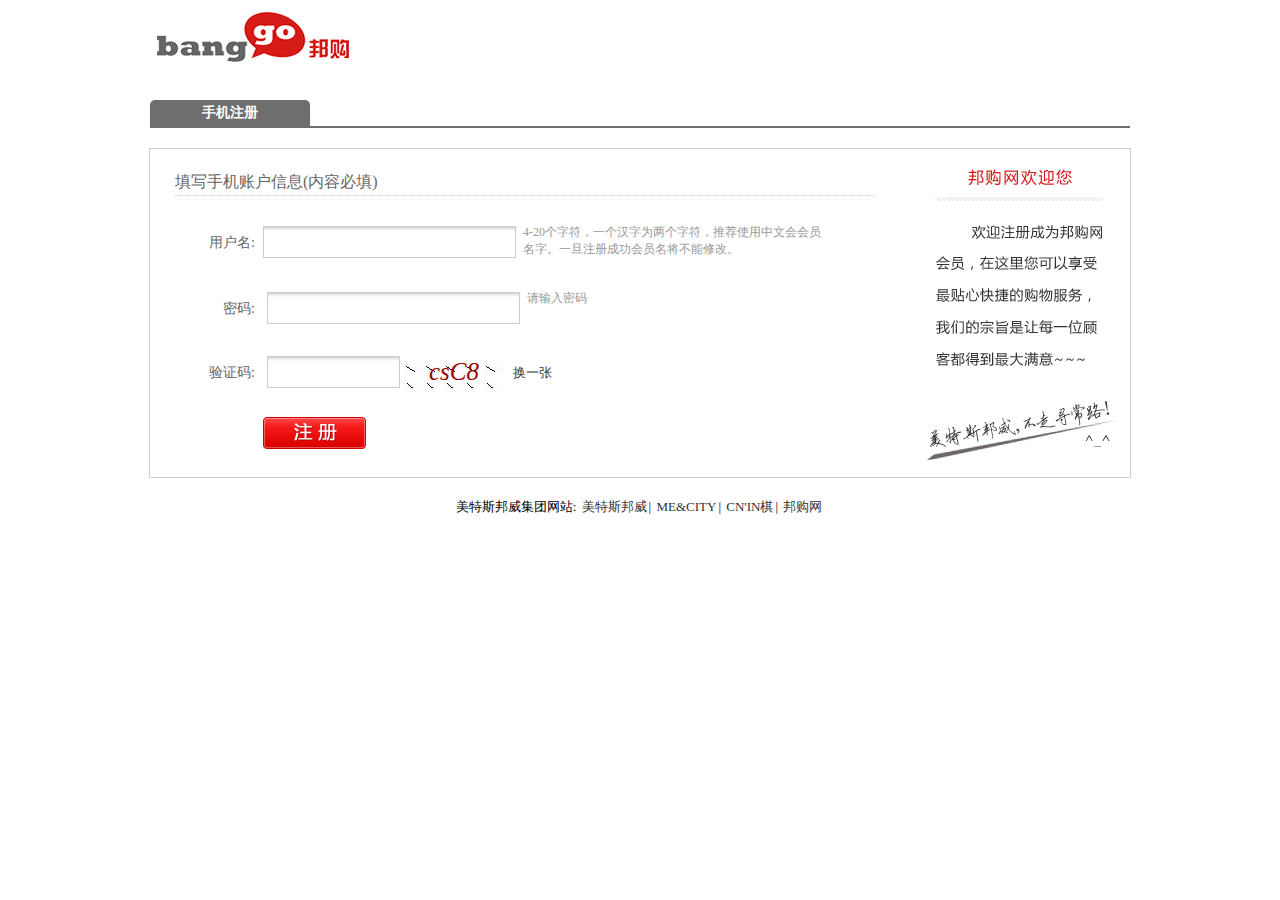
<file: banggo-project/register.html>
<!DOCTYPE html>
<html>
	<head>
		<meta charset="utf-8">
		<title></title>
		<link rel="stylesheet" href="css/register.css" />
	</head>
	<body>
		<header>
			<div class="logo">
			<img src="img/logo2.png"/>
			</div>
		</header>
		
		  <!-- 标题 -->
		  <div class="title">
			  <p>手机注册</p>
		  </div>
		
		<!-- 注册页面内容开始 -->
		  <div class="register">
			  <div class="left_content">
				  <div class="title_content">填写手机账户信息(内容必填)</div>
				  <div>
					<span>用户名:</span><input type="text" class="username"/>
					<b></b>
					   <p class="user_html">4-20个字符，一个汉字为两个字符，推荐使用中文会会员名字。一旦注册成功会员名将不能修改。</p>
							
					</div>
				  <div>
						<span>密码:</span>
						<input type="text" class="password"/>
						<b></b>
						<p class="pwd_html">请输入密码</p>
						
						</div>
          <div>
					  <span>验证码:</span>
					  <input type="text" class="checkcode"/>
						<b></b>
					  <em class="check"> </em>
					  <a href="#" class="change">换一张</a>
				  </div>
					<div>
						<a href="#" id="reg">
							
						</a>
					
					
					</div>
			  </div>
			  
			  <!-- 右边的内容 -->
			  <div class="right">
				  <img src="img/bgowelcometext.png" />
			  </div>
		  </div>
		  
		  <div class="sign">
		  	<span>美特斯邦威集团网站:</span>
		  	<a href="">美特斯邦威</a>|
		  	<a href="">ME&CITY</a>|
		  	<a href="">CN'IN棋</a>|
		  	<a href="">邦购网</a>
		  </div>
	</body>
</html>
<script src="js/jquery.min.1.js"></script>
<script src="js/register.js"></script>
</file>
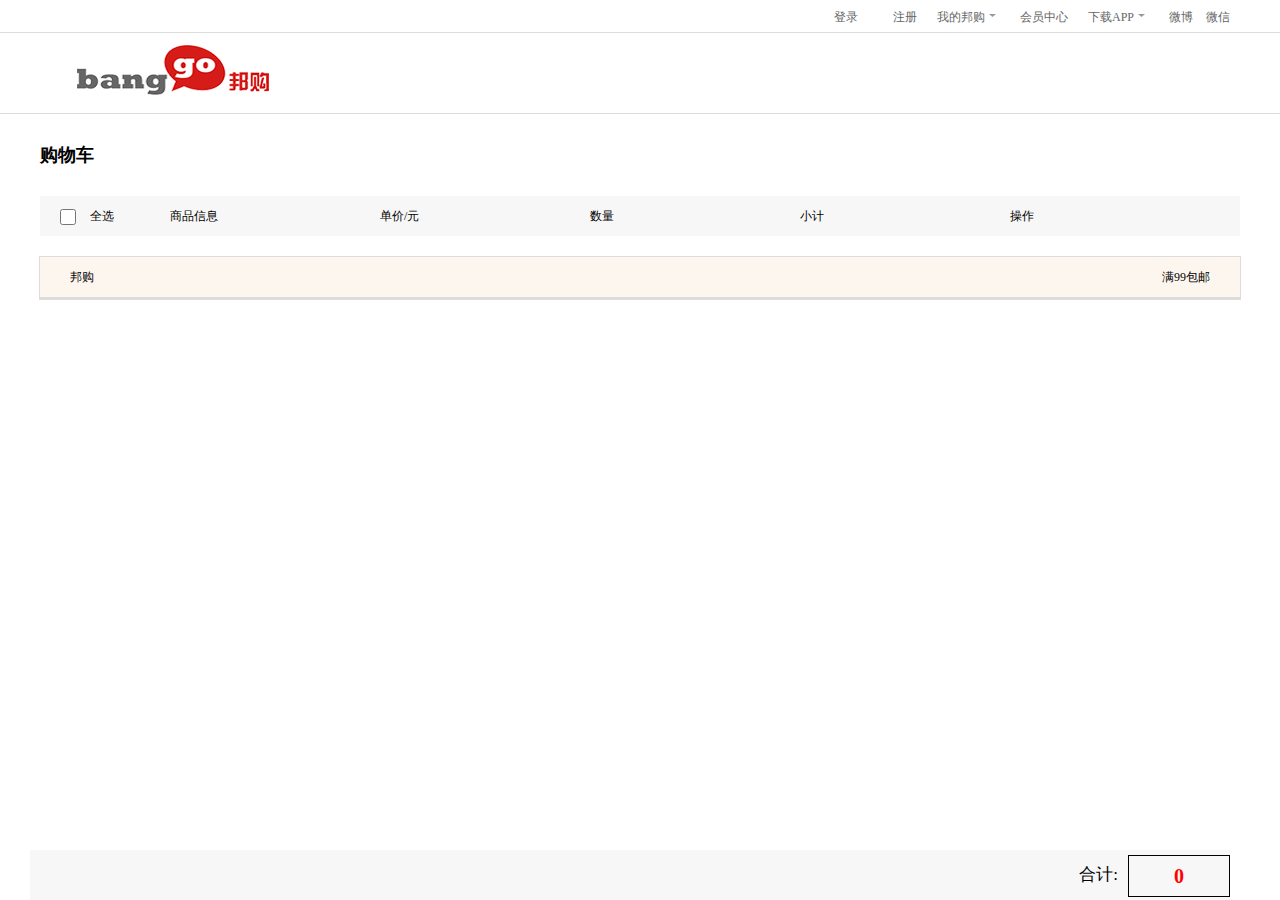
<file: banggo-project/shopcar.html>
<!DOCTYPE html>
<html>
	<head>
		<meta charset="utf-8">
		<title></title>
		<link rel="stylesheet" href="css/shopcar.css" />
		<link rel="stylesheet" href="css/public_head.css" />
	</head>
	<body>
		<nav>
			<div class="nav_right">
			  <ul>
				<li class="login">
					<a href="login.html" class="loginmenu">
							登录
							<em></em>
					</a>
					<ol class="loginstyle">
							<a href="#">QQ账户登录</a>
							<a href="#">支付宝登录</a>
							<a href="#">微信账户登录</a>	
				        </ol>
				</li>
				
				<li>
					<a href="register.html">注册</a>
				</li>
				
				<li class="banggo_parent">
			        <a href="#" class="mine_banggo">
				           我的邦购
						   <i></i>
						   <em></em>
					</a>
				<ol class="bang_go">
						<a href="#">我的订单</a>
						<a href="#">我的积分</a>
						<a href="#">我的点赞</a>	
						<a href="#">收货地址</a>	
				</ol>
					
					</li>
					
					<li>
						<a href="#" class="center">会员中心
								<em></em>
						</a>
						
					</li>
					
					<li class="app_parent">
						<a href="#" class="app">下载APP<i></i>
							<em></em>
						</a>
					   <ol class="img">
						<img src="img/downloadapp.png" />
					   </ol>
				    </li>  
							
				<li><a href="#" class="weibo">微博</a></li>
				<li class="weixin_parent">
				<a href="#" class="weixin">微信</a>
				<ol style="padding-left: 0;">
					<img src="img/downloadapp.png" />
				</ol>
								</li>
						</ul>
					</div>
		</nav>
				<!-- 右边导航结束 -->
		<!-- logo部分开始 -->
		<div class="logo_parent">
		
		<div class="logo">
			<img src="img/logo2.png" />
		</div>
		</div>
		
		
		<!-- 购物车logo -->
		<div class="shop_logo">
			<p>购物车</p>
		</div>
		
		<ol class="car_title">
			<input type="checkbox" class="all" />
			<li style="width:80px">全选</li>
			<li>商品信息</li>
			<li>单价/元</li>
			<li>数量</li>
			<li>小计</li>
			<li>操作</li>
		</ol>
		
		
		<div class="head"><span>邦购</span><p>满99包邮</p></div>
	<div class="product">
		
			<!-- <ul>
			  <input type="checkbox" />
			  <li>
			      <dl><dt></dt><dd></dd></dl> 
			  </li>
			  <li>8394</li>
			  <li></li>
			  <li></li>
			  <li></li>
			  <li></li>
			</ul> -->
	</div>
	
	
	<div class="total_money">
		<span>合计:<h6 class="money"></h6></span>
	</div>
	
	
	
	
	</body>
</html>
<script src="js/jquery.min.1.js"></script>
<script src="js/shopcar.js"></script>
</file>
<file: banggo-project/css/style.css>
html, body, ul, li, ol, dl, dd, dt, p, h1, h2, h3, h4, h5, h6, 
form, fieldset, legend, img { margin:0; padding:0; } 

fieldset, img { border:none; } 

ul, ol { list-style:none; } 

a { color:#666; text-decoration:none; } 

/* 开始内容编写  头部广告 */

header{
	height: 80px;
	background: #e3422e;
}
header img{
	margin: 0 auto;
}

/* 轮播图 */
section{
	width: 100%;
	margin: 0 auto;
	height: 750px;
	background: #fff;
}

.banner{
	width: 100%;
	height: 600px;
	position: relative;
}
.banner li{
	width: 100%;
	height: 600px;
	position: absolute;
}
.banner li:nth-of-type(1){
	background: url(../img/pc_181127lb_01.jpg) center;
}
.banner li:nth-of-type(2){
	background: url(../img/pc_181127lb_02.jpg) center;
}
.banner li:nth-of-type(3){
	background: url(../img/pc_181127lb_03.jpg) center;
}
.banner li:nth-of-type(4){
	background: url(../img/pc_181127lb_04.jpg) center;
}
.banner li:nth-of-type(5){
	background: url(../img/pc_181127lb_05.jpg) center;
}

.index{
	width: 1200px;
	height: 150px;
	display: flex;
	margin: 0 auto;
	justify-content: space-around;
}
.index li{
	width: 220px;
	height: 110px;
	float: left;
	margin: 20px 0;
	padding: 0 10px;
	position: relative;
}
.index li:nth-of-type(1),
.index li:nth-of-type(2),
.index li:nth-of-type(3),
.index li:nth-of-type(4){
	border-right: 1px solid #f0f0f0;
}

li.line::after{
	content: " ";
	position: absolute;
	width: 100px;
	border-bottom: 3px solid #d22223;
	left: 50%;
	margin-left: -50px;
	bottom: -20px;
}

/* 热门品牌 */
.hot_brand{
	width: 1200px;
	height: 330px;
	margin: 0 auto;
}
.hot_brand img:hover{
	opacity: 0.6;
}


.hot_brand img,.special img{
	float: left;
}
/* 全部背景颜色 */
.background{
	width: 100%;
	height: auto;
    background: #f7f7f7;
}
.special{
	width: 1200px;
	height: 594px;
	margin: 0 auto;
	
}
.special img:hover{
	opacity: 0.6;
}

.today{
	width: 1200px;
	height: 757px;
	margin: 0 auto;
	background:#fff;
	position: relative;
}
 .right_top{
	position: absolute;
	right: 40px;
	top: 57px;
	width: 100px;
	height: 25px;
    display: inline-block;
}
.today img:nth-of-type(1):hover{
	opacity: 0.6;
}

.list{
	width: 1200px;
	height: 665px;
}
.list li,.list1 li,.list_woman li{
	width: 230px;
	height: 325px;
	float: left;
	margin-right: 12px;
}
.list li:nth-child(5n){
	margin-right: 0;
	float: right;
}

.list li img,.list1 li img,
.list_woman li img{
	width: 230px;
	height: 230px;
}
.bottom_title{
	width: 230px;
	height: 40px;
	margin-top: 10px;
}
.bottom_title span{
	font-size: 14px;
	color: #919191;
}
.bottom_title p{
	display: inline-block;
	width: 40px;
	height: 18px;
	background:  #fdedec;
	border: 1px solid  #f8584f;
	color:  #f8584f;
	font-size: 13px;
	margin-right: 20px;
	float: right;
	line-height: 18px;
	text-align: center;
}
.bottom_title a{
	font-size: 14px;
	display: block;
	color: #222;
	margin: 5px 0 0 15px;
}
.price{
	width: auto;
	height: auto;
	margin: 13px 0 0 15px;
}
.price b{
	color: #f8584f;
}
.price i{
	font-style: normal;
	color: #919191;
	font-size: 12px;
	margin-left: 5px;
	text-decoration: line-through;
}

/* 时尚男装 */
.fashion_man{
	width: 1200px;
	height: 757px;
	margin: 0 auto;
}
.list1{
	width: 1200px;
	height: 757px;
} 
.fashion_man .first{

	float: left;
	display: inline-block;
}
/* .fashion_man a:nth-of-type(2){
	width: 480px;
	height: 92px;
} */
.fashion_man a:nth-of-type(2) img{
	float: left;
}
.fashion_man img:hover{
	opacity: 0.8;
}
.list1 li,.list_woman li,.clothes_child li{
	float: left;
	background: #fff;
}

.list1 li:nth-of-type(1){
	width: 472px;
	overflow: hidden;
}
.list1 li:nth-of-type(1) img{
	width: 100%;
	height: 100%;
}
.list1 li:nth-of-type(4),
.list1 li:nth-of-type(8){
	margin-right: 0;
	float: right;
}
.list1 li:nth-of-type(1),
.list1 li:nth-of-type(2),
.list1 li:nth-of-type(3),
.list1 li:nth-of-type(4),
.list_woman li:nth-of-type(1),
.list_woman li:nth-of-type(2),
.list_woman li:nth-of-type(3),
.list_woman li:nth-of-type(4){
	margin-bottom:15px ;
}

/* 时尚女装 */
.fashion_woman{
	width: 1200px;
	height: 762px;
	margin: 0 auto;
}
.fashion_woman a img{
	/* float: left; */
	display: inline-block;
}
.width{
	width: 695px;
	height: 92px;
}
.list_woman{
	width: 1200px;
	height: 757px;
}
.list_woman li:nth-of-type(4){
	width: 472px;
	height: 325px;
	overflow: hidden;
	margin-right: 0;
	float: right;
}
.list_woman li:nth-of-type(4) img{
	width: 472px;
    height: 100%;
}
.list_woman li:nth-of-type(9){
	margin-right:0 ;
	float: right;
}
.fashion_woman img:hover{
	opacity: 0.8;
}
/* 儿童专区 */
.children{
	width: 1200px;
	height: 757px;
	margin: 0 auto;
}
.children img:hover{
	opacity: 0.8;
}
.children_list{
	width:1200px;
	height: 757px;
}
.children a img{
	display: inline-block;
}
.children_list li{
	width: 230px;
	height: 325px;
	float: left;
	background: #fff;
	margin-right: 12px;
}
.children_list li img{
	width: 230px;
	height: 230px;
}
.children_list li:nth-of-type(2),
.children_list li:nth-of-type(3),
.children_list li:nth-of-type(4){
	margin-bottom: 15px;
}
.children_list a img{
	display: inline-block;
}
.children_list li:nth-of-type(1){
	width: 472px;
	height: 325px;
	overflow: hidden;
}
.children_list li:nth-of-type(1) img{
	width: 472px;
	height: 325px;
}
.children_list li:nth-of-type(4),
.children_list li:nth-of-type(9){
	margin-right: 0;
	float: right;
}

.cover{
	width: 100%;
	height: 40px;
	background: #666;
	position: absolute;
  bottom: 0px;
	left:0;
  opacity: 0.7;
	color: #fff;
	font-size: 15px;
	text-align: center;
	line-height: 40px;
	display: none;
	font-style: normal;
  cursor: pointer;
}


/* 鞋包搭配 */

  .shoes_bag{
	  width: 1200px;
	  height: 757px;
	  margin: 0 auto;
  }
  .shoes_bag a img{
	  display: inline-block;
  }
  .bag_list{
	  width: 1200px;
	  height: 757px;
  }
  .bag_list li{
	  width:230px;
	  height: 325px;
	  float: left;
	  margin-right: 12px;
	  background: #fff;
  }
  
  .bag_list li img{
  	width:230px;
  	height: 230px;
  }
  .bag_list li:nth-of-type(4){
  width:472px;
  height: 325px;
  overflow: hidden;
  margin-right: 0;
  float: right;
  }
  .bag_list li:nth-of-type(4) img{
	  width: 472px;
	  height: 325px;
  }
  .bag_list li:nth-of-type(9){
	  margin-right: 0;
	  float: right;
  }
  .bag_list li:nth-of-type(1),
  .bag_list li:nth-of-type(2),
  .bag_list li:nth-of-type(3),
  .bag_list li:nth-of-type(4){
	  margin-bottom: 15px;
  }
</file>
<file: banggo-project/css/public_head.css>
html, body, ul, li, ol, dl, dd, dt, p, h1, h2, h3, h4, h5, h6, 
form, fieldset, legend, img { margin:0; padding:0; } 

fieldset, img { border:none; } 

ul, ol { list-style:none; } 

a { color:#666; text-decoration:none; } 



.login{
				width: auto;
				height: 30px;
				float: left;
				display: block;
			}
			.login:hover{box-shadow: 0 0 5px #ccc;}
			.nav_right li a{
				width: auto;
				height: auto;
				float: left;
				display: block;
				cursor: pointer;
				position: relative;
				z-index: 10;
				background: #fff;
				color: #666;
				text-decoration: none;
			}
			.login:hover .loginmenu{
				border-left: 1px solid #b5b5b5;
				border-right: 1px solid #b5b5b5;
				padding: 9px 24px 0 9px;
			}
			.banggo_parent:hover .mine_banggo{
				border-left: 1px solid #b5b5b5;
				border-right: 1px solid #b5b5b5;
				padding: 9px 24px 0 9px;
			}
			

			.loginstyle a:hover,.bang_go a:hover{
				color: black;
			}
			.bang_go a:hover{
				color:black
			}
			.loginstyle{
				  width: 80px;
					height:auto;
					padding: 5px 10px 10px;
					position: absolute;
					top: 25px;left: 0;
					background: #fff;
					box-shadow: 0 0 5px #ccc;
					display: none;
					z-index: 5;
					font-size: 12px;
					border: 1px solid #b5b5b5;
			}
			/* 登录a标签 */
			.loginmenu{
				padding:9px 25px 0 10px;
			}
			/* 注册a标签的效果 */
		.nav_right	ul li:nth-of-type(2) a{
				margin: 9px 10px 0 10px;
			}
			/* 我的邦购 */
			.mine_banggo{
				padding: 9px 25px 0 10px;
			}
      /* 下载APP */
			.app{
				padding: 9px 25px 0 10px;
			}			
			
			.loginstyle a,.bang_go a{
				  margin-top: 5px;
					float: left;
					height:auto;
					display: block;
					clear: left;
			}
			 
			  .bang_go{
					width:61px;
					height: auto;
					display: none;
					top: 25px;left: 0;
					position: absolute;
					background: #fff;
					padding: 5px 10px 10px;
					box-shadow: 0 0 5px #ccc;
					border: 1px solid #B5B5B5;
				}

			
			
			  .login:hover .loginstyle{
					display: block;
				}
				.banggo_parent:hover .bang_go{
					display: block;
				}
			
			
			   nav{
					 width: 100%;
					 height: 32px;
					border-bottom:1px solid #dcdcdc ;
				}
				.nav_right{
					width: 1200px;
					height: 33px;
					margin: 0 auto;
				}
				.nav_right ul{
					float: right;
				}
			  .nav_right ul li{
					position: relative;
					font-size: 12px;
					float: left;
				}
				.loginmenu em,.mine_banggo em{
					position: absolute;
					width: 57px;
					display: inline-block;
					height: 2px;
					z-index: 9;
					background: white;
					left: 0;				
					}
				.mine_banggo em{
					width: 81px;
					height: 2px;
					left:0;
					top: 25px;
				}
       .center{
				 margin: 9px 10px 0 10px;
			 }
			.weibo{
				 margin: 9px 3px 0 10px;
			 }
			 .weixin{
			 	margin: 9px 10px 0 10px;
			 }
			 .mine_banggo i,.app i{
				 width: 10px;
				 height: 10px;
				 position: absolute;
				 display: inline-block;
				 right: 11px;
				 background: url(../img/sprit.png) 0 -45px;
			 }
				.banggo_parent:hover i{
					right: 10px;
				}
				.app_parent:hover i{
					right: 10px;
				}
				.app_parent ol{
					width: 140px;
					height: auto;
					position: absolute;
					top: 25px;
					display: none;
					padding: 10px;
					background: #fff;
					border: 1px solid #B5B5B5;
					box-shadow: 0 0 5px #ccc;
				}
				.app_parent:hover .img{
					display: block;
				}
				.app_parent ol img{
					width: 140px;
					height: 140px;
				}
				.app_parent em{
					width: 81px;
					height: 2px;
					display: inline-block;
					position: absolute;
					background: #fff;
					left:0;
				}
				.app_parent:hover .app{
					border-left: 1px solid #b5b5b5;
					border-right: 1px solid #b5b5b5;
					padding: 9px 24px 0 9px;
				}
				.weixin_parent ol{
					width: 140px;
					height: 140px;
					position: absolute;
					left: -80px;
					padding-top: 8px;
					top: 25px;
					background: #fff;
					display: none;
				}
				.weixin_parent ol img{
					width: 140px;
					height: 140px;
				}
				.weixin_parent:hover ol{
					display: block;
				}

.login ul{
	width: 100px;
	height: 100px;
	position: absolute;
	background: white;
	text-align: center;
	top: 29px;
	padding-left: 15px;
	border: 1px solid #B5B5B5;
	z-index: 1;
	display: none;
}
.login ul em{
	position: absolute;
	background: white;
	width: 58px;
	height: 5px;
	top: -2px;
	left: 0;
}
.download img{
	vertical-align: middle;
	display: inline-block;
}





/* logo部分开始 */
.logo{
	width:1200px;
	height:65px;
	overflow: hidden;
	margin: 0 auto;
}
.logo img,logo input{
	float: left;
}
.logo input{
	width: 300px;
	height: 39px;
	vertical-align: middle;
	border: 2px solid #d51819;
	outline: none;
	font-size: 14px;
	float: left;
}
.logo .search{
	width: 80px;
	height: 39px;
	color: #fff;
	float: left;
	background: #d51819;
	display: inline-block;
	text-align: center;
	line-height: 36px;
}
.logo .input{
	display: inline-block;
	margin-top: 25px;
	position: relative;
	float: left;
}
.input p{
	position:absolute;
	color:#999;
	font-size: 14px;
	left:5px;
	top:11px;
}
.logo ul{
	float: left;
	margin:35px 0 0 15px;
}
.logo ul li{
	float: left;
	font-size: 13px;
	margin:0 5px ;
	color: #666;
}
.logo ul li:nth-of-type(2n){
	color: #e2dce2;
}
.logo ul li:nth-of-type(3),
.logo ul li:nth-of-type(9){
	color: #d30a06;
}
.shoping{
	width: 122px;
	height: 30px;
	float: right;
	padding-left:48px ;
	line-height: 28px;
	font-size: 13px;
	margin-top: 30px;
	position: fixed;
	right: -40px;
	top: 100px;
	z-index: 999;
	box-shadow:0 0 10px rgba(0,0,0,.5) ;
	background: url(../img/sprit.png);
	background-position:0 -430px ;
}
.count{
	color: #de4535;
	margin: 0 4px;
}

/* logo下的导航 */
.title{
	width: 1200px;
	height: 48px;
	margin: 0 auto;
}
.title ul{
	float: left;
	margin-top: 10px;
	margin-left: 30px;
}
.title ul li{
	float: left;
	font-size: 14px;
	margin-right: 35px;
	line-height: 40px;
}
.title ul li a{
	color: #000000;
}
.title ul li a:hover{
	color: #999;
}
.photo{
	float: right;
}
.photo img{
	float: left;
}
.photo img:nth-of-type(2){
	margin: 0 30px 0 42px;
}
.photo img:nth-of-type(3){
	margin-right: 20px;
}

/* 热销分类 */
.hot,
.clothes_man,
.clothes_woman,
.clothes_child,
.clothes_box,
.clothes_shoes,
.clothes_shipin{
	width: 335px;
	height: auto;
	padding: 30px 0;
	position: absolute;
	background: #fff;
	box-shadow:0 0 5px #ccc ;
	z-index: 9999;
	top:35px;
	left: -20px;
	display: none;
}
.clothes_woman,
.clothes_child{
	width:450px;
}
.clothes_shoes,
.clothes_box,
.clothes_shipin{
	width: 250px;
}


.parent,
.men_parent,
.women_parent,
.child,
.shoes,
.box,
.shipin{
	position: relative;
}

.hot li{
	width: 110px;
	height: 530px;
	float: left;
	padding: 0 0 10px 0;
}
.clothes_man li{
	width: 110px;
	height: 335px;
	padding: 0 0 10px 0;
}
.clothes_woman li,
.clothes_child li{
	width: 110px;
	height: 350px;
	padding: 0 0 10px 0;
}
.clothes_shoes li,
.clothes_box li,
.clothes_shipin li{
	width: 110px;
	height: 320px;
	padding: 0 0 10px 0;
}



.hot li a,
.clothes_man li a,
.clothes_woman li a,
.clothes_child li a,
.clothes_shoes li a,
.clothes_box li a,
.clothes_shipin li a{
	color: #222;
	font-size: 12px;
	display: block;
}
.hot li,
.clothes_man li,
.clothes_woman li,
.clothes_child li,
.clothes_box li,
.clothes_shoes li,
.clothes_shipin{
	margin-right: 0;
	text-align: center;
}
.hot li:nth-of-type(2),
.clothes_man li:nth-of-type(2),
.clothes_woman li:nth-of-type(2),
.clothes_child li:nth-of-type(2){
	border-left: 1px solid #f0f0f0;
	border-right: 1px solid #f0f0f0;
}
.clothes_woman li:nth-of-type(3),
.clothes_child li:nth-of-type(3){
	border-right: 1px solid #f0f0f0 ;
}
.clothes_box li:nth-of-type(1),
.clothes_shoes li:nth-of-type(1),
.clothes_shipin li:nth-of-type(1){
	border-right:1px solid #f0f0f0 ;
}



.hot li a{
	margin: 0;
}
.hot li h3,
.clothes_man li h3,
.clothes_woman li h3,
.clothes_child li h3,
.clothes_box li h3,
.clothes_shipin li h3,
.clothes_shoes li h3{
	color: #d22223;
	font-weight: bold;
}

/* 移入显示下拉菜单 */
.parent:hover .hot{
	display: block;
}
.men_parent:hover .clothes_man{
	display: block;
}
.women_parent:hover .clothes_woman{
	display: block;
}
.child:hover .clothes_child{
	display: block;
}
.shoes:hover .clothes_shoes{
	display: block;
}
.shipin:hover  .clothes_shipin{
	display: block;
}
.box:hover .clothes_box{
	display: block;
}
















.h{
	width: 100%;
	height: 750px;
	background: pink;
}
</file>
<file: banggo-project/css/public_foot.css>
html, body, ul, li, ol, dl, dd, dt, p, h1, h2, h3, h4, h5, h6, 
form, fieldset, legend, img { margin:0; padding:0; } 

fieldset, img { border:none; } 

img{display: block;} 

ul, ol { list-style:none; } 

a { color:#666; text-decoration:none; } 


hgroup{
	width: 100%;
	height: 293px;
}
.foot{
	width: 1200px;
	height: 240px;
	margin: 0 auto;
	margin-top: 53px;
}
.foot ul{
	width: 839px;
	height: 240px;
	float: left;
}
.foot ul li{
	width: 278px;
	height: 238px;
	float: left;
	color: green;
	margin-right: -1px;
	border: 1px solid #dcdcdc;
}
.foot div{
	width:359px ;
	height: 238px;
	float: left;
	margin-left: -1px;
	background: #fafafa;
	border: 1px solid #dcdcdc;
}
.foot ol  li{
	float: left;
	width: 119px;
	height: 88px;
	text-align: center;
}
.foot ol li img{
	margin:14px auto 8px;
}
.foot ol p{
	font-weight: bold;
    font-size: 12px;
	color: #999;
}
.foot ol li{
	border-right: 1px solid #dcdcdc;
}
.foot ol li:last-child{
	border-right: none;
}

article{
	width: 100%;
	height: 290px;
	background: url(../img/mbshop_bottom_guide.png) repeat-x;
}
.contact{
	padding-top: 11px;
	width: 1200px;
	height: 175px;
	margin: 0 auto;
	border-bottom: 1px  solid #999;
}
.contact dl{
	width: 200px;
	height: auto;
	float: left;
}
.contact dl dt{
	font-size: 14px;
	font-weight: bold;
	margin-bottom: 5px;
	padding-bottom: 10px;
}
.contact dl dd{
	padding-top: 13px;
	font-size: 13px;
	cursor: pointer;
}
.sign{
	width: 1200px;
	height: 80px;
	margin: 0 auto;
	text-align: center;
	color: #787878;
	font-size: 14px;
	font-weight: bolder;
	margin-top: 20px;
}
.sign img{
	margin-top: 15px;
	float: left;
}
.sign img:nth-of-type(1){
	margin: 15px 10px 0 468px;
}
</file>
<file: banggo-project/css/login.css>
html, body, ul, li, ol, dl, dd, dt, p, h1, h2, h3, h4, h5, h6, 
form, fieldset, legend, img { margin:0; padding:0; } 

fieldset, img { border:none; } 

img{display: block;} 

ul, ol { list-style:none; } 

a { color:#666; text-decoration:none; } 

/* 开始内容编写  头部广告 */

header{
	width: 980px;
	height: 100px;
         margin: 0 auto;
}
header img{
	line-height: 100px;
	float: left;
}
.main{
	width: 980px;
	height: 480px;
	margin: 0 auto;
}
.main .login_banner{
	float: left;
}
.main .login{
	width: 340px;
	height: 480px;
	float: left;
}
.title{
		width: 340px;
		height: 40px;
}
.title ul{
	position: relative;
	
}
.title ul li{
	width: 112px;
	height: 34px;
	float: left;
	line-height: 34px;
	text-align: center;
	color: #666;
	font-size: 14px;
	border: 1px solid #CCC;
	position: absolute;
	top: 4px;
	font-weight: 600;
	cursor: pointer;
}
.title ul li:nth-of-type(2){
	left: 113px;
}
.title ul li:nth-of-type(3){
	left: 226px;
}
.title .active{
	top: 0;
	border-top:2px solid #c00;
	border-bottom: none;
	height: 39px;
	line-height: 39px;
	border-left: 1px solid #CCC;
	border-right: 1px solid #CCC;
}
.content{
	padding-top: 12px;

}

.content span{
	width: 80px;
	height: 28px;
    color: #666;
	text-align: right;
	font-size: 15px;
	line-height: 28px;
	margin-right: 3px;
	display: inline-block;

}
.content input{
	width: 230px;
	height: 25px;
	outline: none;
}
.content div{
	margin: 17px 0;
	position: relative;
}
.inner,
.content div:nth-of-type(2) h6,
.content div:nth-of-type(3) h6{
	font-weight: normal;
    position: absolute;
	left:85px;
	color: #666;
	display: none;
}
.content div:nth-of-type(3) input{
	width: 65px;
}
.content div em{
	display: inline-block;
	width: 100px;
	height: 29px;
    vertical-align: middle;
	margin-left: 10px;
	background: url(../img/loginCode1_02.png);
}
.change{
	font-size: 14px;
	color: #666;
}
.check{
	font-size: 25px;
	text-align: center;
}


.content div:nth-of-type(4) input{
	width: 15px;
	height: 15px;
	vertical-align: middle;
}
.content div:nth-of-type(4){
	font-size: 14px;
}
#btn{
	width:104px;
	height: 33px;
	display: inline-block;
	line-height: 43px;
	background: url(../img/buttons.png);
}
.content div:nth-of-type(5) a{
	display: inline-block;
	width: 60px;
	color: #000;
	height: 30px;
	font-size: 13px;
	float: right;
	vertical-align: middle;
	text-decoration: underline;
	margin: 0 75px 0 10px;
}
.content div:nth-of-type(5) a:hover{
	color: orange;
}
/* 底部内容 */
.bottom{
	width:318px;
	height: 48px;
	margin: 0 auto;
	color: #333;
	font-size: 13px;
	line-height: 48px;
	border-top: 1px solid #B5B5B5;
}
#res{
	display: inline-block;
    width: 95px;
	height: 27px;
	border-radius: 5px;
	background: #f5f5f5;
	line-height: 27px;
	vertical-align: middle;
	border: 1px solid #666;
	text-align: center;
	margin-left: 16px;
	cursor: pointer;
}
.out{
	border: 1px solid #B5B5B5;
	border-top: none;
	height: 440px;
}
.connect{
	width:318px ;
	height: 94px;
	margin: 0 auto;
	font-size: 14px;
	border: 1px solid #efefef;
}
.connect span{
	display: inline-block;
	width: 313px;
	height: 32px;
	background: #efefef;
	line-height: 32px;
	padding-left: 5px;
}
.connect ul li em{
	display: inline-block;
	width: 30px;
	height: 24px;
	background: url(../img/icon_login.png);
}
.connect ul li:nth-of-type(1) em{
	background-position:0 -8px;
	vertical-align: middle;
}
.connect ul li:nth-of-type(2) em{
	background-position:0 -58px;
	vertical-align: middle;
}
.connect ul li:nth-of-type(3) em{
	background-position:0 -104px;
	vertical-align: middle;
}
.connect ul li:nth-of-type(3),
.connect ul li:nth-of-type(2),
.connect ul li:nth-of-type(1){
	border-right: none;
}
.connect ul li:nth-of-type(4){
	border-bottom: none;
	border-left: none;
	border-top: none;
}
.connect ul li:nth-of-type(1){
	border-left: none;
}


.connect ul li{
	width: 105px;
	height: 30px;
	float: left;
	line-height: 30px;
	text-align: center;
	border: 1px solid #efefef;
}
.sign{
	margin-top: 20px;
	text-align: center;
	font-size: 13px;
}
.sign a{
	color: #333;
	margin: 0 2px;
}
.sign a:hover{
	text-decoration: underline;
}
</file>
<file: banggo-project/css/register.css>
html, body, ul, li, ol, dl, dd, dt, p, h1, h2, h3, h4, h5, h6, 
form, fieldset, legend, img { margin:0; padding:0; } 

fieldset, img { border:none; } 

img{display: block;} 

ul, ol { list-style:none; } 

a { color:#666; text-decoration:none; } 


header{
	width: 100%;
}
.logo{
	width: 980px;
	height: 100px;
	margin: 0 auto;
	overflow: hidden;
}
.logo img{
	margin-left: -30px;
}
.title{
	width: 980px;
	height: 26px;
	margin: 0 auto;
	border-bottom:2px solid #6E6E6E;
}
.title p{
	display: inline-block;
	width: 160px;
	height: 26px;
	background: #6E6E6E;
	text-align: center;
	line-height: 26px;
	font-weight: bold;
	color: #fff;
	font-size: 14px;
	border-radius: 5px 5px 0 0;
}

.register{
	width: 980px;
	height: 328px;
	border: 1px solid #CCC;
    margin: 0 auto;
	margin-top: 20px;
}

.left_content{
	width: 700px;
	height: 308px;
	float: left;
	padding: 20px 30px 0 25px;
}
.title_content{
	width: 700px;
	color: #666;
	height: 26px;
	line-height: 26px;
	border-bottom: 1px dotted #CCC;
}
.left_content div:nth-of-type(2),
.left_content div:nth-of-type(3),
.left_content div:nth-of-type(4){
	position: relative;
}
.left_content div:nth-of-type(2) b,
.left_content div:nth-of-type(3) b{
	position: absolute;
	width: 259px;
	height: 25px;
	bottom: -25px;
	left:90px;
	display: inline-block;
	font-size: 14px;
	font-weight: normal;
}
.left_content div:nth-of-type(4) b{
	position: absolute;
	width: 180px;
	height: 25px;
	bottom: -27px;
	left: 90px;
	display: inline-block;
}
.right img{
	float: right;
}
.left_content div:nth-of-type(2),
.left_content div:nth-of-type(3),
.left_content div:nth-of-type(4){
	margin: 28px 0;
}



.left_content div:nth-of-type(2) span,
.left_content div:nth-of-type(3) span,
.left_content div:nth-of-type(4) span{
	width: 80px;
	height:30px;
	display: inline-block;
	text-align: right;
	line-height: 30px;
	font-size: 14px;
	color: #666;
	margin-right: 8px;
}
.left_content div:nth-of-type(2) input,
.left_content div:nth-of-type(3) input,
.left_content div:nth-of-type(4) input{
	width: 247px;
	height: 28px;
	background-position: 0 -700px;
	background: url(../img/iconSkin.png) 0 -700px repeat-x ;
	outline:none;
	border: 1px solid #CCC;
}
.left_content div:nth-of-type(4) input{
	width: 127px;
}
.user_html,.pwd_html{
	display: inline-block;
	width: 305px;
	height: 38px;
	vertical-align: middle;
	font-size: 12px;
	color: #999;
	margin-left: 3px;
}




.check{
	font-size: 25px;
	text-align: center;
	display: inline-block;
	width: 100px;
	height: 30px;
	color: #980404;
	vertical-align: middle;
	background: url(../img/loginCode1_02.png) repeat-x;
}
.change{
	font-size: 13px;
	color: #333;
	margin-left: 5px;
}
#reg{
	display: inline-block;
	width: 110px;
	height: 40px;
	margin-left: 86px;
	background: url(../img/buttons.png) -224px -83px ;
}




.sign{
	margin-top: 20px;
	text-align: center;
	font-size: 13px;
}
.sign a{
	color: #333;
	margin: 0 2px;
}
.sign a:hover{
	text-decoration: underline;
}
</file>
<file: banggo-project/css/shopcar.css>
html, body, ul, li, ol, dl, dd, dt, p, h1, h2, h3, h4, h5, h6, 
form, fieldset, legend, img { margin:0; padding:0; } 

fieldset, img { border:none; } 

ul, ol { list-style:none; } 

a { color:#666; text-decoration:none; } 

.logo_parent{
	width: 100%;
	height: 80px;
	border-bottom: 1px solid #dcdcdc;
}
.shop_logo{
	width: 1200px;
	height: 42px;
	margin: 0 auto;
	margin-top:20px ;
}
.shop_logo p{
	font-size: 18px;
	line-height: 42px;
	font-weight: bolder;
	color: #000;
}

/* 购物车标题一列 */
.car_title{
	width: 1200px;
	height: 40px;
	background: rgb(248, 247, 247);
	margin: 20px auto 20px;
}
.car_title li{
	float: left;
	font-size: 12px;
	line-height: 40px;
	width:210px;
}
.car_title input{
	float: left;
	margin: 13px 14px 0 20px;
	width: 16px;
	height: 16px;
}


/* 购物车结算 */
.product{
	width: 1200px;
	height: auto;
	border: 1px solid #dcdcdc;
	margin: 0 auto;
}
.head{
	width: 1200px;
	height: 40px;
	border: 1px solid #dcdcdc;
	margin-bottom: none;
	margin: 0 auto;
	background: #fdf6ee;
	line-height: 40px;
	font-size: 12px;
	margin-top: 30pxs;
}
.head span{
	margin-left: 30px;
}
.head p{
	float: right;
	margin-right: 30px;
}
.product ul{
	width: 1180px;
	height: 140px;
	
	border-bottom:1px solid #dcdcdc ;
	padding-left: 20px;
}
.product ul li{
	width: 210px;
	height: 140px;
	float: left;
}
.product ul input{
	float: left;
	margin-top: 36px;
}
.product dl{
	width: 300px;
	height:100px;
    padding: 35px 0;	
}
.product dl dt{
	width: 78px;
	height: 78px;
	float: left;
	margin-right: 3px;
	border: 1px solid #dcdcdc;
}
.product dl img{
	float: left;
}
.product dl dd:nth-of-type(1){
	width: 200px;
	font-size: 13px;
	vertical-align: middle;
    float: left;
}
.product li:nth-of-type(2),
/* .product li:nth-of-type(3), */
.product li:nth-of-type(4),
.product li:nth-of-type(5){
	line-height: 140px;
	cursor: pointer;
}
.product li:nth-of-type(2){
	font-weight: bold;
	font-size: 17px;
}
.product dd:nth-of-type(2),
.product dd:nth-of-type(3){
	font-size: 13px;
	color: #808080;
}

.product ul li:nth-of-type(1){
	width: 300px;
}
.product li img{
	width: 78px;
	height: 78px;
}
.product li a{
	width: 17px;
	height: 25px;

	display: inline-block;
	background: #f0f0f0;

	
}
.product li div{
	width: 80px;
	height: 25px;
	background: #fff;
	text-align: center;
	border: 1px solid #ccc;
    margin-top: 70px;
}
.product li a:nth-of-type(1){
	float: left;
	cursor: pointer;
	border-right: 1px solid #dcdcdc;

}
.product li a:nth-of-type(2){
	float: right;
	cursor: pointer;
	border-left: 1px solid #dcdcdc;

}
.total_money{
	width: 1200px;
	height: 50px;
	margin: 0 auto;
	background: #f7f7f7;
	position: fixed;
	bottom: 0;
	left: 30px;
	line-height: 50px;
}
.total_money span{
	float: right;
	font-size: 17px;
}
.total_money h6{
	width: 100px;
	height: 40px;
	border: 1px solid black;
	float: right;
	margin-left: 10px;
	margin-top: 5px;
	line-height: 40px;
	font-size: 20px;
	text-align: center;
	color: red;
}
</file>
